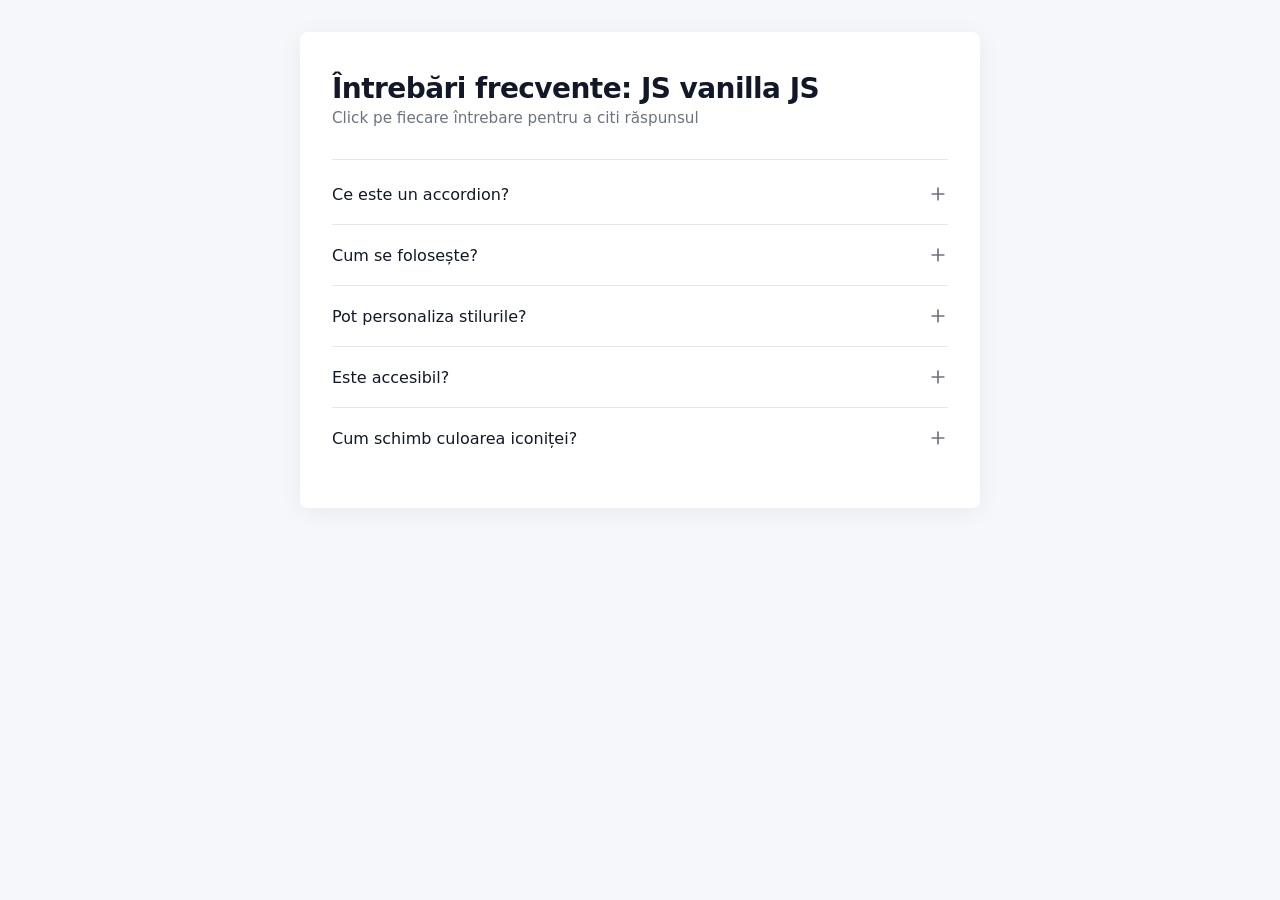
<file: acc26plus/index.html>
<!DOCTYPE html>
<html lang="ro">
<head>
	<meta charset="UTF-8" />
	<meta name="viewport" content="width=device-width, initial-scale=1.0" />
	<title>Accordion Simplu & Elegant</title>
	<style>
		/* ===== RESET & BAZĂ ===== */
		* {
			margin: 0;
			padding: 0;
			box-sizing: border-box;
		}
		
		body {
			font-family: system-ui, -apple-system, 'Segoe UI', Roboto, 'Helvetica Neue', sans-serif;
			background: #f5f7fa;
			padding: 2rem 1.5rem;
		}
		
		.container {
			max-width: 680px;
			margin-inline: auto;
			width: 100%;
			background: #ffffff;
			border-radius: 8px;
			padding: 2.5rem 2rem;
			box-shadow: 0 4px 24px rgba(0, 0, 0, 0.06);
		}
		
		.container-header {
			margin-bottom: 2rem;
		}
		
		.container-header h1 {
			font-size: 1.75rem;
			font-weight: 600;
			color: #111827;
			letter-spacing: -0.02em;
		}
		
		.container-header p {
			color: #6b7280;
			font-size: 0.95rem;
			margin-top: 0.25rem;
		}
		
		/* ===== SEPARATOR ===== */
		.divider {
			height: 1px;
			background: #e5e7eb;
			margin: 0 0 0.25rem 0;
		}
		
		/* ===== ACCORDION ===== */
		.accordion-item {
			border-bottom: 1px solid #e5e7eb;
		}
		
		.accordion-item:last-child {
			border-bottom: none;
		}
		
		.accordion {
			display: flex;
			justify-content: space-between;
			align-items: center;
			gap: 1rem;
			padding: 1.25rem 0;
			cursor: pointer;
			user-select: none;
			position: relative;
		}
		
		.accordion h3 {
			font-size: 1rem;
			font-weight: 500;
			color: #111827;
			margin: 0;
			transition: color 0.2s ease;
		}
		
		.accordion:hover h3 {
			color: #2563eb;
		}
		
		.accordion:focus-visible {
			outline: 2px solid #2563eb;
			outline-offset: 2px;
			border-radius: 4px;
		}
		
		/* ===== SVG ICON VIA PSEUDO-CLASS ===== */
		.accordion::after {
			content: '';
			flex-shrink: 0;
			width: 20px;
			height: 20px;
			background-image: url("data:image/svg+xml,%3Csvg xmlns='http://www.w3.org/2000/svg' viewBox='0 0 24 24' fill='none' stroke='%236b7280' stroke-width='2' stroke-linecap='round' stroke-linejoin='round'%3E%3Cline x1='12' y1='5' x2='12' y2='19'%3E%3C/line%3E%3Cline x1='5' y1='12' x2='19' y2='12'%3E%3C/line%3E%3C/svg%3E");
			background-size: contain;
			background-repeat: no-repeat;
			background-position: center;
			transition: transform 0.3s ease, background-image 0.3s ease;
		}
		
		.accordion.active::after {
			background-image: url("data:image/svg+xml,%3Csvg xmlns='http://www.w3.org/2000/svg' viewBox='0 0 24 24' fill='none' stroke='%232563eb' stroke-width='2' stroke-linecap='round' stroke-linejoin='round'%3E%3Cline x1='5' y1='12' x2='19' y2='12'%3E%3C/line%3E%3C/svg%3E");
			transform: rotate(0deg);
		}
		
		.accordion.active h3 {
			color: #2563eb;
		}
		
		.panel {
			max-height: 0;
			overflow: hidden;
			transition: max-height 0.35s cubic-bezier(0.4, 0, 0.2, 1);
		}
		
		.panel-inner {
			padding: 0 0 1.5rem 0;
			opacity: 0;
			transition: opacity 0.3s ease;
		}
		
		.panel.open .panel-inner {
			opacity: 1;
		}
		
		.panel p {
			color: #4b5563;
			line-height: 1.7;
			font-size: 0.95rem;
			margin: 0;
		}
		
		.panel p:not(:last-child) {
			margin-bottom: 0.75rem;
		}
		
		/* ===== RESPONSIVE ===== */
		@media (max-width: 600px) {
			.container {
				padding: 1.75rem 1.25rem;
			}
			
			.container-header h1 {
				font-size: 1.5rem;
			}
			
			.accordion {
				padding: 1rem 0;
			}
			
			.accordion h3 {
				font-size: 0.95rem;
			}
			
			.accordion::after {
				width: 18px;
				height: 18px;
			}
			
			.panel-inner {
				padding: 0 0 1.25rem 0;
			}
			
			.panel p {
				font-size: 0.9rem;
			}
		}
		
		@media (max-width: 400px) {
			body {
				padding: 1rem 0.75rem;
			}
			
			.container {
				padding: 1.25rem 1rem;
			}
			
			.accordion {
				padding: 0.875rem 0;
			}
			
			.accordion h3 {
				font-size: 0.9rem;
			}
			
			.accordion::after {
				width: 16px;
				height: 16px;
			}
			
			.panel-inner {
				padding: 0 0 1rem 0;
			}
		}
	</style>
</head>
<body>
	<div class="container">
		<div class="container-header">
			<h1>Întrebări frecvente: JS vanilla JS</h1>
			<p>Click pe fiecare întrebare pentru a citi răspunsul</p>
		</div>
		
		<div class="divider"></div>
		
		<!-- ===== ACCORDION 1 ===== -->
		<div class="accordion-item">
			<div class="accordion" role="button" tabindex="0" aria-expanded="false">
				<h3>Ce este un accordion?</h3>
			</div>
			<div class="panel">
				<div class="panel-inner">
					<p>Un accordion este un element de interfață care permite afișarea și ascunderea conținutului prin extindere și contractare. Este folosit frecvent pentru a organiza informații într-un mod compact și ușor de navigat.</p>
					<p>Un accordion este un element de interfață care permite afișarea și ascunderea conținutului prin extindere și contractare. Este folosit frecvent pentru a organiza informații într-un mod compact și ușor de navigat.</p>
				</div>
			</div>
		</div>
		
		<!-- ===== ACCORDION 2 ===== -->
		<div class="accordion-item">
			<div class="accordion" role="button" tabindex="0" aria-expanded="false">
				<h3>Cum se folosește?</h3>
			</div>
			<div class="panel">
				<div class="panel-inner">
					<p>Pentru a folosi acest accordion, apasă pe oricare dintre titlurile secțiunilor. Conținutul se va deschide sau închide cu o tranziție fluidă. Poți deschide mai multe secțiuni simultan, fiecare funcționând independent.</p>
				</div>
			</div>
		</div>
		
		<!-- ===== ACCORDION 3 ===== -->
		<div class="accordion-item">
			<div class="accordion" role="button" tabindex="0" aria-expanded="false">
				<h3>Pot personaliza stilurile?</h3>
			</div>
			<div class="panel">
				<div class="panel-inner">
					<p>Da! Stilurile pot fi modificate cu ușurință în secțiunea CSS. Poți schimba culorile, fonturile, padding-ul și tranzițiile. Iconițele SVG folosesc stroke-uri care pot fi colorate modificând valorile <code>stroke</code> din URL-urile codificate.</p>
				</div>
			</div>
		</div>
		
		<!-- ===== ACCORDION 4 ===== -->
		<div class="accordion-item">
			<div class="accordion" role="button" tabindex="0" aria-expanded="false">
				<h3>Este accesibil?</h3>
			</div>
			<div class="panel">
				<div class="panel-inner">
					<p>Absolut! Accordionul include suport pentru tastatură (Enter/Space) și atribute ARIA pentru cititoarele de ecran. De asemenea, are un contrast bun și focus vizibil pentru utilizatorii care navighează cu tastatura.</p>
				</div>
			</div>
		</div>
		
		<!-- ===== ACCORDION 5 ===== -->
		<div class="accordion-item">
			<div class="accordion" role="button" tabindex="0" aria-expanded="false">
				<h3>Cum schimb culoarea iconiței?</h3>
			</div>
			<div class="panel">
				<div class="panel-inner">
					<p>Iconițele sunt implementate ca SVG-uri inline în background-image prin pseudo-clasa <code>::after</code>. Pentru a schimba culoarea, modifică valorile <code>stroke</code> din URL-urile codificate. De exemplu, pentru iconița închisă, <code>stroke=%236b7280</code> reprezintă gri, iar pentru cea deschisă, <code>stroke=%232563eb</code> reprezintă albastru. </p>
				</div>
			</div>
		</div>
	</div>
	
	<script>
		(() => {
			'use strict';
			
			const accordions = document.querySelectorAll('.accordion');
			
			const toggle = (el) => {
				const panel = el.nextElementSibling;
				const isOpen = panel.style.maxHeight;
				
				el.classList.toggle('active');
				
				const isExpanded = el.classList.contains('active');
				el.setAttribute('aria-expanded', isExpanded);
				
				if (isOpen) {
					panel.style.maxHeight = null;
					panel.classList.remove('open');
				} else {
					// Setăm max-height la dimensiunea totală a conținutului interior
					const inner = panel.querySelector('.panel-inner');
					panel.style.maxHeight = inner.scrollHeight + 'px';
					panel.classList.add('open');
				}
			};
			
			accordions.forEach((el) => {
				el.addEventListener('click', (e) => {
					e.preventDefault();
					toggle(el);
				});
				
				el.addEventListener('keydown', (e) => {
					if (e.key === 'Enter' || e.key === ' ') {
						e.preventDefault();
						toggle(el);
					}
				});
			});
		})();
	</script>
</body>
</html>
</file>
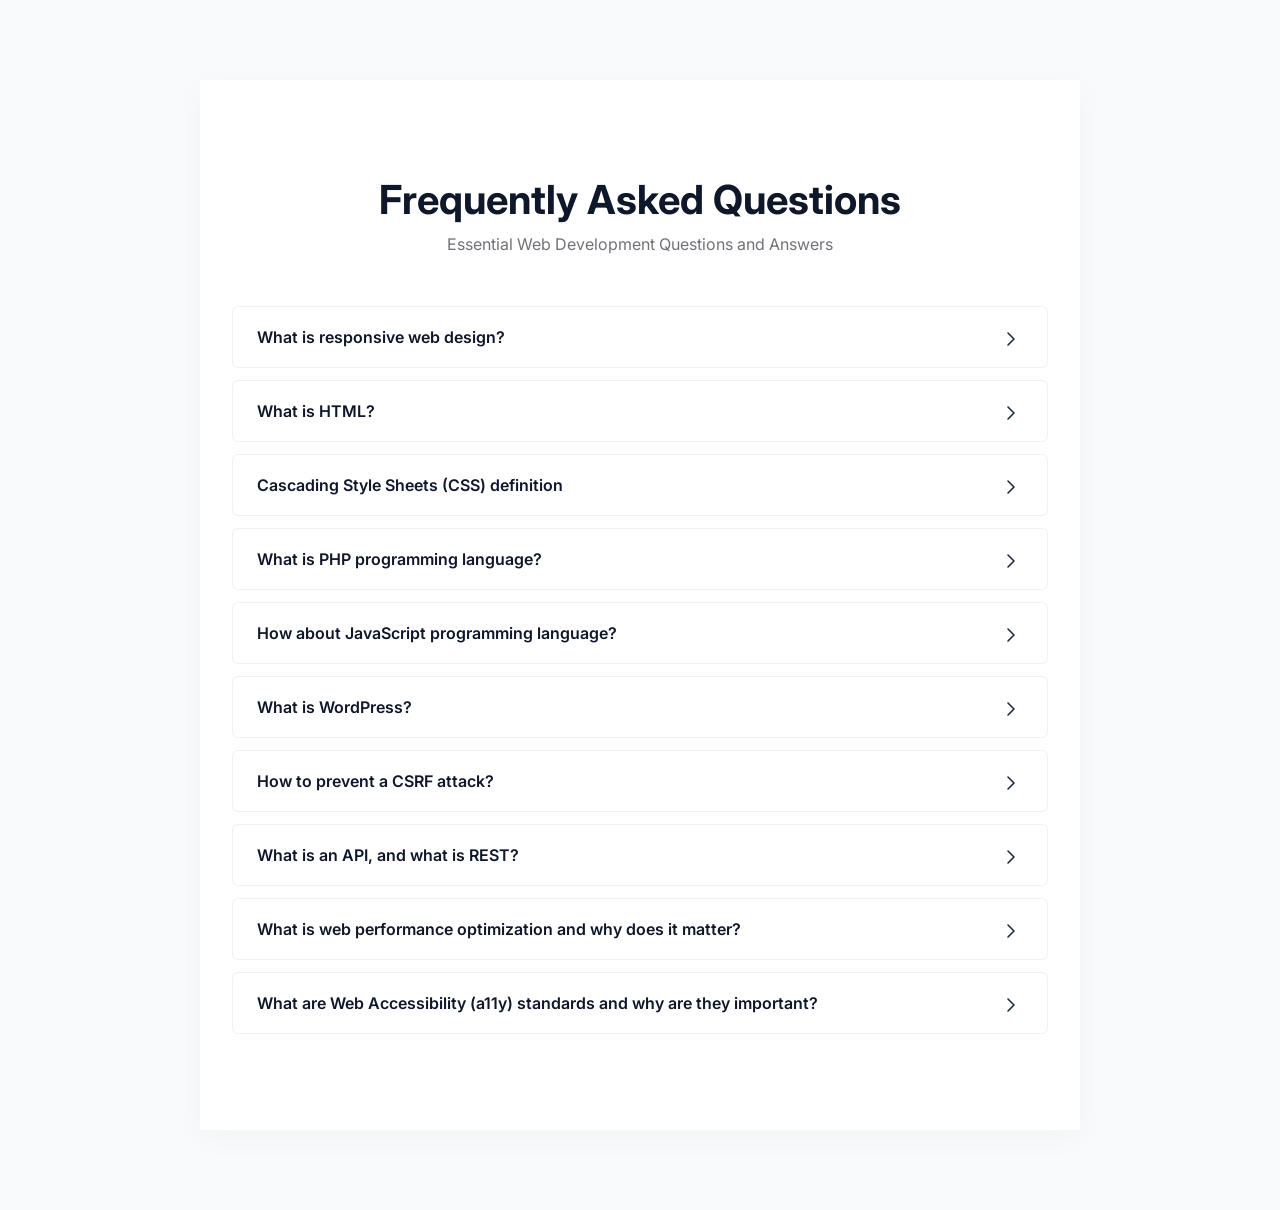
<file: accordion-26/index.html>
<!DOCTYPE html>
<html lang="ro">
<head>
	<meta charset="UTF-8">
	<meta name="viewport" content="width=device-width, initial-scale=1.0, viewport-fit=cover">
	<title>FAQ - Lorem Ipsum Style</title>
	<link href="https://fonts.googleapis.com/css2?family=Inter:wght@300;400;500;600;700&display=swap" rel="stylesheet">
	<style>
		:root {
			--bg-body: #f8fafc;
			--bg-card: #ffffff;
			--bg-card-hover: #FBFBFB;
			--text-main: #0f172a;
			--text-muted: #71717A;
			--border-color: #e2e8f0;
			--primary-highlight: #3b82f6;
			--transition-speed: 0.3s;
		}
		
		* {
			margin: 0;
			padding: 0;
			box-sizing: border-box;
		}
		
		html {
			overflow-y: scroll;
		}
		
		body {
			font-family: 'Inter', system-ui, sans-serif;
			color: var(--text-main);
			line-height: 1.6;
		}
		
		section.faq-section {
			background: var(--bg-body);
			width: 100%;
			padding: 2rem 0;
		}
		
		.faq-wrap {
			max-width: 880px;
			margin: 3rem auto;
			padding: 6rem 2rem;
			background: var(--bg-card);
			box-shadow: 0 8px 30px rgba(0, 0, 0, 0.03);
		}
		
		.faq-header {
			margin-bottom: 3rem;
			text-align: center;
		}
		
		.faq-header h2 {
			font-size: clamp(1.5rem, 4vw + 1rem, 2.5rem);
			line-height: 1.2;
			font-weight: 700;
			margin-bottom: 0.5rem;
		}

		
		.faq-header p {
			color: var(--text-muted);
		}
		
		.faq-list {
			display: flex;
			flex-direction: column;
			gap: 0.75rem;
		}
		
		.faq-item {
			background: var(--bg-card);
			border-radius: 6px;
			border: 1px solid #eef2f6;
			transition: border-color 0.2s, box-shadow 0.2s;
			overflow: hidden;
		}
		
		/* .faq-item.active, */
		.faq-item:hover {
			background: var(--bg-card-hover);
			/* box-shadow: 0 4px 12px rgba(0, 0, 0, 0.03); */
		}
		
		.faq-question {
			width: 100%;
			background: transparent;
			border: none;
			padding: 1.25rem 1.5rem;
			display: flex;
			justify-content: space-between;
			align-items: center;
			cursor: pointer;
			text-align: left;
			font-family: inherit;
		}
		
		.faq-question:focus-visible {
			outline: 2px solid var(--primary-highlight);
			outline-offset: -2px;
			border-radius: 1rem;
		}
		
		.question-text {
			font-weight: 600;
			font-size: 1rem;
			color: var(--text-main);
			padding-right: 2.2rem;
			position: relative;
			width: 100%;
		}
		
		/* Icon styling using CSS Background Image (SVG) */
		.question-text::after {
			display: block;
			position: absolute;
			content: "";
			width: 24px;
			height: 24px;
			min-width: 24px; /* prevent shrinking */
			right: 0;
			top: 0;
			/* Chevron right */
			background-image: url("data:image/svg+xml,%3Csvg xmlns='http://www.w3.org/2000/svg' fill='none' viewBox='0 0 24 24' stroke='%231e293b' stroke-width='1.6' stroke-linecap='round' stroke-linejoin='round'%3E%3Cpolyline points='9 18 15 12 9 6'%3E%3C/polyline%3E%3C/svg%3E");
			/* Plus sign - Lucide Icons */
			/* background-image: url("data:image/svg+xml,%3Csvg xmlns='http://www.w3.org/2000/svg' width='24' height='24' viewBox='0 0 24 24' fill='none' stroke='%231e293b' stroke-width='1.2' stroke-linecap='round' stroke-linejoin='round' %3E%3Cpath d='M5 12h14'/%3E%3Cpath d='M12 5v14'/%3E%3C/svg%3E"); */
			background-repeat: no-repeat;
			background-position: center;
			transition: transform var(--transition-speed) ease;
		}
		
		/* Rotation for active state (Right -> Down = 90deg) */
		.faq-item.active .question-text::after {
			transform: rotate(90deg);
			/* For plus sign 45deg */
			/* transform: rotate(45deg);  */
		}
		
		/* Modern Grid Animation for height */
		.faq-answer {
			display: grid;
			grid-template-rows: 0fr;
			/* transition: grid-template-rows var(--transition-speed) ease-out; */
			overflow: hidden;
			height: 0;
			color: var(--text-muted);
		}
		
		.faq-item.active .faq-answer {
			grid-template-rows: 1fr;
			height: auto;
		}
		
		.answer-inner {
			overflow: hidden;
			padding: 0rem 1.5rem 1.5rem;
		}
		
		.answer-inner p {
			margin-bottom: 1rem;
		}
		.answer-inner p:last-child {
			margin-bottom: 0;
		}
		
		@media (max-width: 640px) {
			.faq-wrap {
				padding-inline: 1rem;
			}
		}
	</style>
</head>
<body>

<!-- Inspiration: https://openrouter.ai/pricing -->
<!-- Icons from: https://lucide.dev/ -->
<!-- Icons to bacground-image: https://yoksel.github.io/url-encoder/ -->

<section class="faq-section">
	<div class="faq-wrap">
		
		<div class="faq-header">
			<h2>Frequently Asked Questions</h2>
			<p>Essential Web Development Questions and Answers</p>
		</div>
		
		<div class="faq-list" id="faqContainer">
			
			<div class="faq-item">
				<button class="faq-question" aria-expanded="false">
					<span class="question-text">What is responsive web design?</span>
				</button>
				<div class="faq-answer">
					<div class="answer-inner">
						<p>Responsive web design is an approach that makes web pages render well on various devices and screen sizes by using flexible layouts, flexible images, and CSS media queries. Instead of creating separate mobile and desktop versions, responsive design uses a single codebase that adapts its layout and content based on the viewport size. Key techniques include fluid grids (using percentages instead of fixed pixels), flexible images (max-width: 100%), and media queries to apply different styles at specific breakpoints.</p>
					</div>
				</div>
			</div>
			
			<div class="faq-item">
				<button class="faq-question" aria-expanded="false">
					<span class="question-text">What is HTML?</span>
				</button>
				<div class="faq-answer">
					<div class="answer-inner">
						<p><strong>HTML</strong> stands for <strong>Hyper Text Markup Language</strong>. HTML is the standard markup language for creating Web pages. HTML describes the structure of a Web page. HTML consists of a series of elements. HTML elements tell the browser how to display the content.</p>
					</div>
				</div>
			</div>
			
			<div class="faq-item">
				<button class="faq-question" aria-expanded="false">
					<span class="question-text">Cascading Style Sheets (CSS) definition</span>
				</button>
				<div class="faq-answer">
					<div class="answer-inner">
						<p><strong>Cascading Style Sheets (CSS)</strong> is a style sheet language used for specifying the presentation and styling of a document written in a markup language, such as HTML or XML (including XML dialects such as SVG, MathML, or XHTML). CSS is a cornerstone technology of the World Wide Web, alongside HTML and JavaScript.</p>
						<p>CSS is a cornerstone technology of the World Wide Web, alongside HTML and JavaScript.</p>
					</div>
				</div>
			</div>
			
			<div class="faq-item">
				<button class="faq-question" aria-expanded="false">
					<span class="question-text">What is PHP programming language?</span>
				</button>
				<div class="faq-answer">
					<div class="answer-inner">
						<p>PHP (short for Hypertext PreProcessor) is the most widely used open source and server-side scripting language. It is used to build the web apps of many tech giants like Facebook and to construct many CMS (Content Management systems) like WordPress, Drupal, Shopify, and WooCommerce.</p>
						<p>PHP is mainly used for web development and excels in this area. Though initially, developers used it to create dynamic web pages, they prefer to use this scripting language to build the server side of web applications. However, PHP is originally a general-purpose language, so it may have other implementations if needed. For example, it is possible to build desktop applications using PHP. Moreover, starting from version 5, PHP supports object-oriented programming offering a whole new set of capabilities.</p>
						<p>The versatility of this scripting language results from its excellent ability to combine with other programming languages.</p>
					</div>
				</div>
			</div>
			
			<div class="faq-item">
				<button class="faq-question" aria-expanded="false">
					<span class="question-text">How about JavaScript programming language?</span>
				</button>
				<div class="faq-answer">
					<div class="answer-inner">
						<p>JavaScript is a text-based programming language used both on the client-side and server-side that allows you to make web pages interactive. Where HTML and CSS are languages that give structure and style to web pages, JavaScript gives web pages interactive elements that engage a user. Incorporating JavaScript improves the user experience of the web page by converting it from a static page into an interactive one. To recap, JavaScript adds behavior to web pages.</p>
						<p>JavaScript is most known as a web-based language because it's native to the web browser. The web browser can naturally understand the language, like how a native English speaker can naturally understand English. JavaScript is versatile for various applications, such as software, hardware controls and servers.</p>
						<p>Developers use JavaScript to build complex interactive websites and browser games and to connect servers to websites and web applications. Because of this versatility, it's easy to see why this language is the world's most commonly used programming language.</p>
					</div>
				</div>
			</div>
			
			<div class="faq-item">
				<button class="faq-question" aria-expanded="false">
					<span class="question-text">What is WordPress?</span>
				</button>
				<div class="faq-answer">
					<div class="answer-inner">
						<p>Introduced in 2003, <strong>WordPress</strong> today is an extremely popular, open source content management platform used for creating websites, blog sites and even apps. Approximately 30% of the web uses WordPress.</p>
						<p><strong>WordPress</strong> offers several important benefits for both content creators and IT administrators. For example, it provides a high degree of flexibility without requiring extensive design or development work. It’s also simple to use and manage. And importantly, WordPress supports various deployment scenarios so you can integrate this platform into your environment according to your architectural preferences.</p>
					</div>
				</div>
			</div>
			
			
			<div class="faq-item">
				<button class="faq-question" aria-expanded="false">
					<span class="question-text">How to prevent a CSRF attack?</span>
				</button>
				<div class="faq-answer">
					<div class="answer-inner">
						<p>The best defense against a CSRF attack is to equip applications with a way to distinguish between legitimate and forged HTTP requests. One of the most effective ways is to change the way that applications manage cookies and CSRF tokens. Most of today's applications have built-in CSRF token defenses that help avert the risk of an application attack. However, as they are built-in, these defenses must be constantly configured to provide the strongest line of defense.</p>
					</div>
				</div>
			</div>
			
			<div class="faq-item">
				<button class="faq-question" aria-expanded="false">
					<span class="question-text">What is an API, and what is REST?</span>
				</button>
				<div class="faq-answer">
					<div class="answer-inner">
						<p><strong>An API (Application Programming Interface)</strong> is a set of rules and protocols that allows different software applications to communicate with each other, defining how requests and responses should be structured. <strong>REST (Representational State Transfer)</strong> is an architectural style for designing networked applications, typically using HTTP methods (GET, POST, PUT, DELETE) to perform CRUD operations on resources identified by URLs. RESTful APIs are stateless, use standard HTTP methods, return data in formats like JSON, and are widely adopted for web services due to their simplicity and scalability.</p>
					</div>
				</div>
			</div>
			
			<div class="faq-item">
				<button class="faq-question" aria-expanded="false">
					<span class="question-text">What is web performance optimization and why does it matter?</span>
				</button>
				<div class="faq-answer">
					<div class="answer-inner">
						<p>Web performance optimisation involves techniques to make websites load faster and run more smoothly, directly impacting user experience, engagement, and search rankings. Slow sites lead to higher bounce rates, lower conversions, and poor SEO. Key metrics include First Contentful Paint, Largest Contentful Paint, Time to Interactive, and Cumulative Layout Shift. Optimisation strategies include minimising HTTP requests, compressing assets, lazy loading, using CDNs, optimising images, code splitting, caching, and reducing JavaScript execution time.</p>
					</div>
				</div>
			</div>
			
			<div class="faq-item">
				<button class="faq-question" aria-expanded="false">
					<span class="question-text">What are Web Accessibility (a11y) standards and why are they important?</span>
				</button>
				<div class="faq-answer">
					<div class="answer-inner">
						<p><strong>Web accessibility</strong> ensures websites are usable by everyone, including people with disabilities (visual, auditory, motor, and cognitive). WCAG (Web Content Accessibility Guidelines) provides standards organised around four principles: Perceivable (information presentable to all users), Operable (interface navigable by all), Understandable (information and operation clear), and Robust (compatible with assistive technologies). Key practices include semantic HTML, keyboard navigation, ARIA labels, colour contrast, alt text for images, and captions for videos. Accessibility is both a legal requirement in many jurisdictions and an ethical obligation that also improves overall user experience and SEO.</p>
					</div>
				</div>
			</div>
			
		</div>
	</div>
</section><!-- .faq-section -->


<script>
	document.addEventListener('DOMContentLoaded', () => {
		const faqContainer = document.getElementById('faqContainer');
		
		// Event Delegation: One listener for the whole list
		faqContainer.addEventListener('click', (e) => {
			// Find the closest button if clicked inside
			const button = e.target.closest('.faq-question');
			
			if (!button) return; // Clicked outside a button
			
			const item = button.closest('.faq-item');
			const isExpanded = item.classList.contains('active');
			
			// Optional: Close others (Accordian behavior)
			// Uncomment the lines below if you want only one open at a time
			/*
			const allItems = faqContainer.querySelectorAll('.faq-item');
			allItems.forEach(i => {
				if (i !== item) {
					i.classList.remove('active');
					i.querySelector('.faq-question').setAttribute('aria-expanded', 'false');
				}
			});
			*/
			
			// Toggle current
			if (isExpanded) {
				item.classList.remove('active');
				button.setAttribute('aria-expanded', 'false');
			} else {
				item.classList.add('active');
				button.setAttribute('aria-expanded', 'true');
			}
		});
	});
</script>
	
	
</body>
</html>
</file>
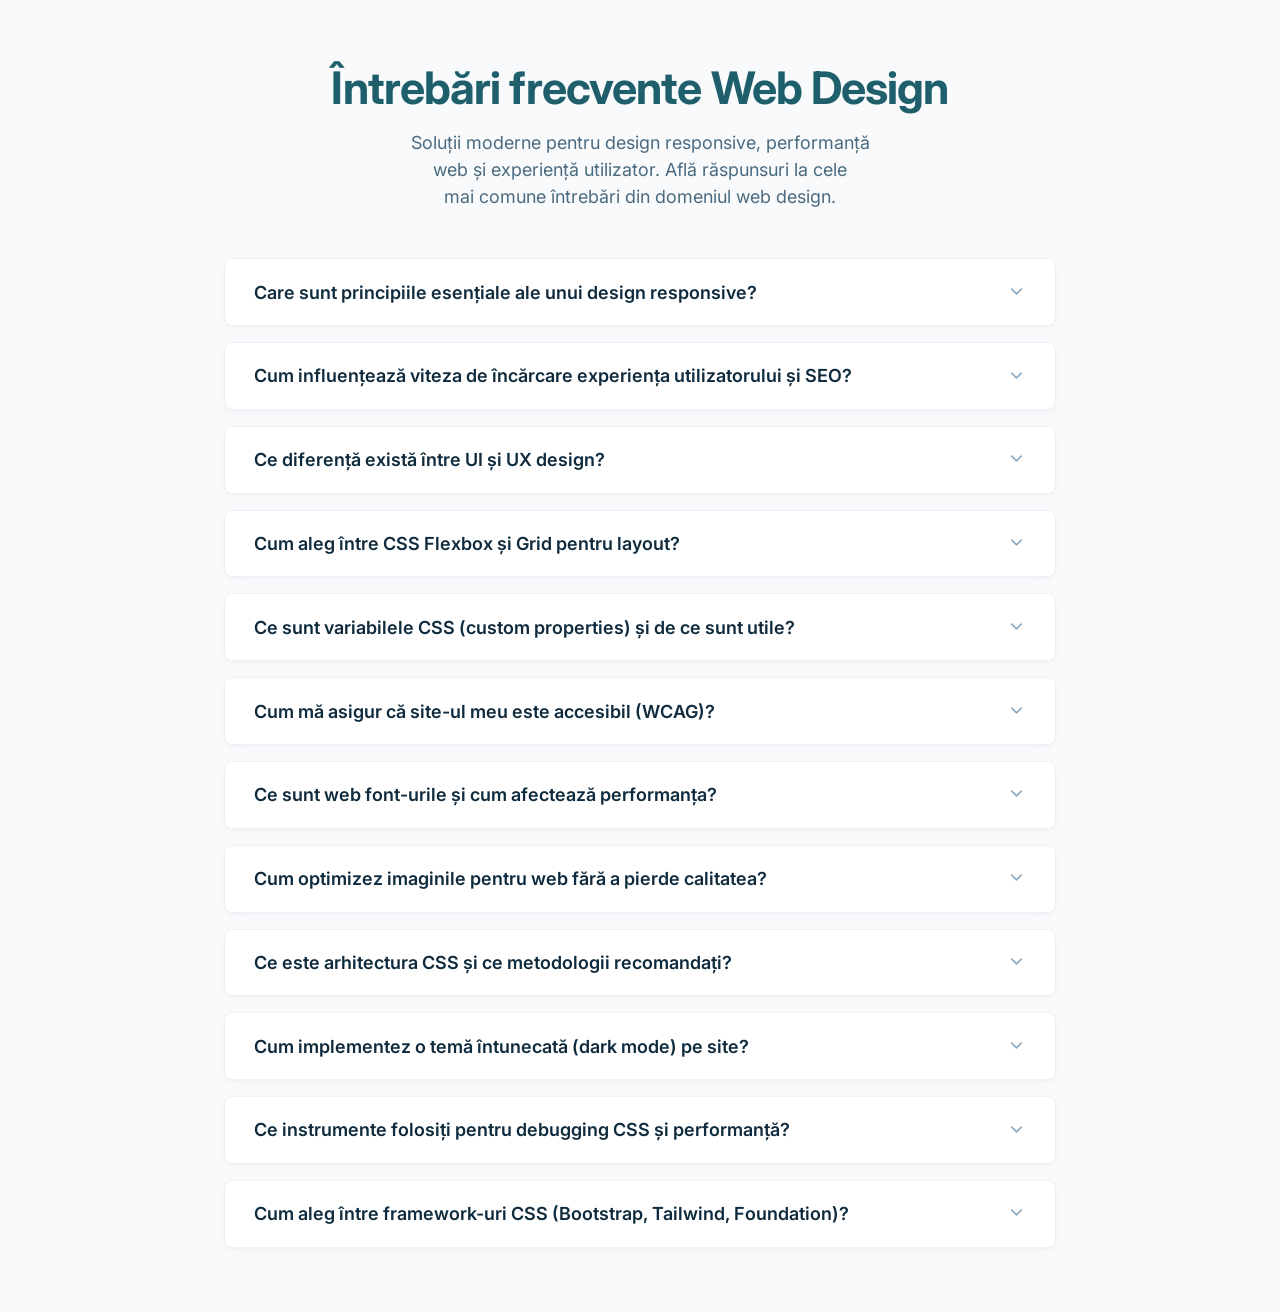
<file: faq-accesible/index.html>
<!DOCTYPE html>
<html lang="ro">
<head>
	<meta charset="UTF-8">
	<meta name="viewport" content="width=device-width, initial-scale=1.0, viewport-fit=cover">
	<title>FAQ — Întrebări frecvente Web Design</title>
	<link href="https://fonts.googleapis.com/css2?family=Inter:opsz,wght@14..32,300;14..32,400;14..32,500;14..32,600;14..32,700&display=swap" rel="stylesheet">
	<style>
		/* ========== VARIABILE SIMPLIFICATE ========== */
		:root {
			/* Culori principale - schimbă aici pentru a modifica întreaga temă */
			--color-primary: #1e5f6b;      /* culoare accent principal */
			--color-bg: #f8fafc;            /* fundal pagină */
			--color-surface: #ffffff;       /* fundal carduri */
			--color-text: #0f2b3d;          /* text principal */
			--color-text-light: #2c5068;    /* text secundar */
			--color-text-muted: #4b6a7f;    /* text mai palid */
			--color-border: #eef2f8;        /* chenare */
			--color-icon: #8aa9c2;          /* iconiță închisă */
			--color-icon-active: #2c7f7f;   /* iconiță deschisă */
        
			/* Un singur border-radius pentru toate elementele */
			--radius: 0.5rem;
        
			/* Spațiere simplă */
			--space: 1rem;
		}
    
		* {
			margin: 0;
			padding: 0;
			box-sizing: border-box;
		}
    
		body {
			background: var(--color-bg);
			font-family: 'Inter', sans-serif;
			color: var(--color-text);
			line-height: 1.5;
		}
    
		.faq-container {
			max-width: 880px;
			margin: 0 auto;
			padding: 4rem 1.5rem;
		}
    
		/* ========== HEADER ========== */
		.faq-header {
			text-align: center;
			margin-bottom: 3rem;
		}
    
		.faq-header h1 {
			font-size: clamp(2rem, 1.5rem + 2.5vw, 2.8rem);
			line-height: 1.1;
			font-weight: 700;
			text-wrap: balance;
			letter-spacing: -0.02em;
			color: var(--color-primary);
			margin-bottom: 1rem;
		}
    
		.faq-header .description {
			font-size: clamp(1rem, 0.95rem + 0.25vw, 1.125rem);
			text-wrap: balance;
			color: var(--color-text-muted);
			max-width: 620px;
			margin: 0 auto;
		}
    
		/* ========== FAQ LIST ========== */
		.faq-list {
			display: flex;
			flex-direction: column;
			gap: 1rem;
		}
    
		.faq-item {
			background: var(--color-surface);
			border-radius: var(--radius);
			box-shadow: 0 1px 2px rgba(0, 0, 0, 0.03), 0 4px 12px rgba(0, 0, 0, 0.02);
			border: 1px solid var(--color-border);
		}
    
		.faq-item.open {
			box-shadow: 0 12px 28px -12px rgba(0, 0, 0, 0.08);
		}
    
		.faq-question {
			width: 100%;
			background: transparent;
			border: none;
			text-align: left;
			padding: 1.4rem 1.8rem;
			font-size: clamp(1rem, 0.95rem + 0.25vw, 1.125rem);
			font-weight: 600;
			color: var(--color-text);
			cursor: pointer;
			font-family: inherit;
			border-radius: var(--radius);
			transition: background 0.2s;
			position: relative;
		}
    
		.faq-question:hover {
			background: #fdfdfe;
		}
    
		.question-text {
			display: inline-block;
			padding-right: 2rem;
			width: 100%;
		}
    
		.faq-question::after {
			content: "";
			position: absolute;
			right: 1.8rem;
			top: 1.4rem;
			width: 1.2rem;
			height: 1.2rem;
			background-color: var(--color-icon);
			mask-size: contain;
			mask-repeat: no-repeat;
			mask-position: center;
			-webkit-mask-size: contain;
			-webkit-mask-repeat: no-repeat;
			-webkit-mask-position: center;
			transition: transform 0.3s ease;
			mask-image: url("data:image/svg+xml,%3Csvg xmlns='http://www.w3.org/2000/svg' width='24' height='24' viewBox='0 0 24 24' fill='none' stroke='currentColor' stroke-width='2' stroke-linecap='round' stroke-linejoin='round'%3E%3Cpolyline points='6 9 12 15 18 9'%3E%3C/polyline%3E%3C/svg%3E");
			-webkit-mask-image: url("data:image/svg+xml,%3Csvg xmlns='http://www.w3.org/2000/svg' width='24' height='24' viewBox='0 0 24 24' fill='none' stroke='currentColor' stroke-width='2' stroke-linecap='round' stroke-linejoin='round'%3E%3Cpolyline points='6 9 12 15 18 9'%3E%3C/polyline%3E%3C/svg%3E");
		}
    
		.faq-item.open .faq-question::after {
			transform: rotate(180deg);
			background-color: var(--color-icon-active);
		}
    
		/* Răspuns - folosind CSS Grid pentru tranziție lină */
		.faq-answer {
			display: grid;
			grid-template-rows: 0fr;
			transition: grid-template-rows 0.4s cubic-bezier(0.2, 0.9, 0.4, 1.1);
			background: var(--color-surface);
			border-radius: 0 0 var(--radius) var(--radius);
		}
    
		.faq-item.open .faq-answer {
			grid-template-rows: 1fr;
		}
    
		.answer-inner {
			min-height: 0;
			overflow: hidden;
			padding: 0 1.8rem;
			color: var(--color-text-light);
			line-height: 1.55;
			font-size: clamp(1rem, 0.95rem + 0.25vw, 1.125rem);
		}
    
		.faq-item.open .answer-inner {
			padding: 0 1.8rem 1.6rem 1.8rem;
		}
    
		/* ========== STILURI INTERNE RĂSPUNS ========== */
		.answer-inner p {
			margin-bottom: 0.85rem;
		}
    
		.answer-inner .highlight {
			background: #e1f0ea;
			padding: 0.2rem 0.5rem;
			border-radius: 0.75rem;
			font-weight: 500;
			color: #1d6f6f;
			font-size: 0.85rem;
			display: inline-block;
		}
    
		.answer-inner .badge-flow {
			display: inline-block;
			background: #eef2fc;
			color: #2b6e7c;
			font-size: 0.75rem;
			font-weight: 600;
			padding: 0.2rem 0.7rem;
			border-radius: 9999px;
			margin-right: 0.5rem;
			margin-top: 0.25rem;
		}
    
		.answer-inner small {
			font-size: 0.8rem;
			color: var(--color-text-muted);
			display: inline-block;
			margin-top: 0.5rem;
		}
    
		/* ========== ACCESIBILITATE ========== */
		.sr-only {
			position: absolute;
			width: 1px;
			height: 1px;
			padding: 0;
			margin: -1px;
			overflow: hidden;
			clip: rect(0, 0, 0, 0);
			white-space: nowrap;
			border-width: 0;
		}
    
		.faq-question:focus-visible {
			outline: 3px solid var(--color-primary);
			outline-offset: 2px;
			border-radius: var(--radius);
			background: #fdfdfe;
		}
    
		.faq-question:focus:not(:focus-visible) {
			outline: none;
		}
    
		/* ========== RESPONSIVE ========== */
		@media (max-width: 640px) {
			.faq-container {
				padding: 2rem 1.2rem;
			}
    
			.faq-question {
				padding: 1.1rem 1.2rem;
			}
    
			.faq-question::after {
				right: 1.2rem;
				top: 1.1rem;
			}
    
			.faq-item.open .answer-inner {
				padding: 0 1.2rem 1.2rem 1.2rem;
			}
    
			.answer-inner {
				padding: 0 1.2rem;
			}
		}
    
		/* ========== ANIMAȚII REDUSE ========== */
		@media (prefers-reduced-motion: reduce) {
			.faq-answer {
				transition: none;
			}
    
			.faq-question::after {
				transition: none;
			}
		}
	</style>
</head>
<body>

<div class="faq-container">
	<div class="faq-header">
		<h1>Întrebări frecvente Web Design</h1>
		<div class="description">
			Soluții moderne pentru design responsive, performanță web și experiență utilizator. Află răspunsuri la cele mai comune întrebări din domeniul web design.
		</div>
	</div>

	<div class="faq-list">
		<!-- Întrebare 1 -->
		<div class="faq-item">
			<button class="faq-question">
				<span class="question-text">Care sunt principiile esențiale ale unui design responsive?</span>
			</button>
			<div class="faq-answer">
				<div class="answer-inner">
					<p>Designul responsive se bazează pe <span class="highlight">grid-uri fluide</span>, imagini flexibile și media queries. Utilizăm o abordare mobile-first, asigurându-ne că experiența pe dispozitive mobile este la fel de bună ca pe desktop. Framework-uri precum Tailwind CSS sau Bootstrap accelerează dezvoltarea.</p>
					<p>Viteza de încărcare este un factor critic atât pentru <strong>retenția utilizatorilor</strong>, cât și pentru <strong>poziționarea în motoarele de căutare</strong>. O întârziere de 1 secundă poate reduce conversiile cu 7%. Optimizările includ: compresia imaginilor, lazy loading, minificarea CSS/JS și utilizarea unui CDN.</p>
					<small>📱 Testare pe multiple dispozitive · Breakpoints personalizabile</small>
				</div>
			</div>
		</div>

		<!-- Întrebare 2 -->
		<div class="faq-item">
			<button class="faq-question">
				<span class="question-text">Cum influențează viteza de încărcare experiența utilizatorului și SEO?</span>
			</button>
			<div class="faq-answer">
				<div class="answer-inner">
					<p>Viteza de încărcare este un factor critic atât pentru <strong>retenția utilizatorilor</strong>, cât și pentru <strong>poziționarea în motoarele de căutare</strong>. O întârziere de 1 secundă poate reduce conversiile cu 7%. Optimizările includ: compresia imaginilor, lazy loading, minificarea CSS/JS și utilizarea unui CDN.</p>
					<div>
						<span class="badge-flow">⚡ Core Web Vitals</span>
						<span class="badge-flow">📊 Lighthouse 90+</span>
					</div>
				</div>
			</div>
		</div>

		<!-- Întrebare 3 -->
		<div class="faq-item">
			<button class="faq-question">
				<span class="question-text">Ce diferență există între UI și UX design?</span>
			</button>
			<div class="faq-answer">
				<div class="answer-inner">
					<p><span class="highlight">UI (User Interface)</span> se referă la aspectul vizual: culori, tipografie, butoane, spațiere. <span class="highlight">UX (User Experience)</span> vizează întreaga experiență a utilizatorului: arhitectura informației, fluxurile de navigare, accesibilitatea și ușurința în utilizare. Ambele sunt esențiale pentru un produs de succes.</p>
					<small>🎨 UI este puntea, UX este întreaga călătorie</small>
				</div>
			</div>
		</div>

		<!-- Întrebare 4 -->
		<div class="faq-item">
			<button class="faq-question">
				<span class="question-text">Cum aleg între CSS Flexbox și Grid pentru layout?</span>
			</button>
			<div class="faq-answer">
				<div class="answer-inner">
					<p><strong>Flexbox</strong> este ideal pentru layout-uri unidimensionale (rând sau coloană) și distribuirea spațiului între elemente. <strong>CSS Grid</strong> excelează la layout-uri bidimensionale (rânduri și coloane simultan). Cel mai adesea, le combinăm: Grid pentru structura macro a paginii, Flexbox pentru componentele interne.</p>
					<span class="badge-flow">📐 Grid pentru structură</span>
					<span class="badge-flow">🔄 Flexbox pentru componente</span>
				</div>
			</div>
		</div>

		<!-- Întrebare 5 -->
		<div class="faq-item">
			<button class="faq-question">
				<span class="question-text">Ce sunt variabilele CSS (custom properties) și de ce sunt utile?</span>
			</button>
			<div class="faq-answer">
				<div class="answer-inner">
					<p>Variabilele CSS permit definirea unor valori reutilizabile (culori, spațieri, tipografie) și actualizarea lor dinamică. Sunt utile pentru <strong>teme întunecate/deschise</strong>, întreținere mai ușoară și consistență vizuală. Pot fi modificate în timp real cu JavaScript fără a rescrie stiluri.</p>
					<small>🎨 :root { --primary: #2c7f7f; } · suport în toate browserele moderne</small>
				</div>
			</div>
		</div>

		<!-- Întrebare 6 -->
		<div class="faq-item">
			<button class="faq-question">
				<span class="question-text">Cum mă asigur că site-ul meu este accesibil (WCAG)?</span>
			</button>
			<div class="faq-answer">
				<div class="answer-inner">
					<p>Accesibilitatea implică: <span class="highlight">contrast suficient</span> între text și fundal, navigare completă cu tastatura, atribute ARIA corecte, text alternativ pentru imagini și structură semantică HTML (header, main, nav, etc). Testează cu axe sau Lighthouse pentru conformitate WCAG 2.1 nivel AA.</p>
					<span class="badge-flow">♿ aria-* attributes</span>
					<span class="badge-flow">⌨️ keyboard navigation</span>
				</div>
			</div>
		</div>

		<!-- Întrebare 7 -->
		<div class="faq-item">
			<button class="faq-question">
				<span class="question-text">Ce sunt web font-urile și cum afectează performanța?</span>
			</button>
			<div class="faq-answer">
				<div class="answer-inner">
					<p>Web font-urile (Google Fonts, Adobe Fonts) îmbunătățesc designul, dar pot încetini încărcarea. Recomandări: <strong>preload</strong> pentru fonturi critice, subsetare (doar caracterele necesare), font-display: swap pentru a evita FOIT (flash of invisible text) și utilizarea a maxim 2-3 greutăți (weights).</p>
					<small>📦 Variable fonts · optimizare cu font-display: swap</small>
				</div>
			</div>
		</div>

		<!-- Întrebare 8 -->
		<div class="faq-item">
			<button class="faq-question">
				<span class="question-text">Cum optimizez imaginile pentru web fără a pierde calitatea?</span>
			</button>
			<div class="faq-answer">
				<div class="answer-inner">
					<p>Folosește formate moderne: <span class="highlight">WebP</span> sau <span class="highlight">AVIF</span> în loc de JPEG/PNG. Implementează lazy loading cu atributul loading="lazy", setează dimensiuni explicite (width/height) și utilizează elementul &lt;picture&gt; pentru imagini responsive. Straturi de compresie cu instrumente precum Squoosh sau ImageMagick.</p>
					<span class="badge-flow">🖼️ WebP + lazy loading</span>
					<span class="badge-flow">📱 srcset pentru responsive</span>
				</div>
			</div>
		</div>

		<!-- Întrebare 9 -->
		<div class="faq-item">
			<button class="faq-question">
				<span class="question-text">Ce este arhitectura CSS și ce metodologii recomandați?</span>
			</button>
			<div class="faq-answer">
				<div class="answer-inner">
					<p>Arhitectura CSS organizează codul pentru scalabilitate și mentenanță. Metodologii populare: <strong>BEM</strong> (Block-Element-Modifier) pentru clase predictibile, <strong>SMACSS</strong> pentru categorizare, <strong>Atomic Design</strong> pentru componente. În echipe mari, CSS-in-JS sau Tailwind CSS oferă consistență sporită.</p>
					<span class="highlight">⚡ Tailwind CSS · BEM · CSS Modules</span>
				</div>
			</div>
		</div>

		<!-- Întrebare 10 -->
		<div class="faq-item">
			<button class="faq-question">
				<span class="question-text">Cum implementez o temă întunecată (dark mode) pe site?</span>
			</button>
			<div class="faq-answer">
				<div class="answer-inner">
					<p>Utilizează media query <strong>prefers-color-scheme</strong> pentru a detecta preferința utilizatorului sau oferă un toggle manual. Definirea variabilelor CSS pentru culori și înlocuirea lor în funcție de temă. Stochează preferința în localStorage și aplică clasa corespunzătoare pe elementul html/body.</p>
					<small>🌙 @media (prefers-color-scheme: dark) · tranziții între teme</small>
				</div>
			</div>
		</div>

		<!-- Întrebare 11 -->
		<div class="faq-item">
			<button class="faq-question">
				<span class="question-text">Ce instrumente folosiți pentru debugging CSS și performanță?</span>
			</button>
			<div class="faq-answer">
				<div class="answer-inner">
					<p>Pentru debugging: <strong>Chrome DevTools</strong> (inspector, box model, animații), Firefox Developer Tools pentru layout grid/flex. Pentru performanță: <strong>Lighthouse</strong>, WebPageTest, Chrome Performance tab. Extensii precum CSS Scan sau PerfectPixel ajută la precizie pixel-perfect.</p>
					<span class="badge-flow">🔧 DevTools</span>
					<span class="badge-flow">📈 Lighthouse CI</span>
					<span class="badge-flow">⚡ WebPageTest</span>
				</div>
			</div>
		</div>

		<!-- Întrebare 12 -->
		<div class="faq-item">
			<button class="faq-question">
				<span class="question-text">Cum aleg între framework-uri CSS (Bootstrap, Tailwind, Foundation)?</span>
			</button>
			<div class="faq-answer">
				<div class="answer-inner">
					<p><strong>Bootstrap</strong> oferă componente predefinite, rapid de implementat. <strong>Tailwind CSS</strong> este utility-first, oferă control total și bundle mai mic. <strong>Material UI</strong> este ideal pentru aplicații React. Alegerea depinde de proiect: rapiditate vs. personalizare vs. ecosistem.</p>
					<small>📦 Tailwind pentru flexibilitate · Bootstrap pentru prototipare rapidă</small>
				</div>
			</div>
		</div>
	</div>
</div>

<script>
	(function() {
		// ==================================================
		// Variabilă de configurare:
		// - true  -> se închid celelalte întrebări când se deschide una nouă
		// - false -> fiecare întrebare rămâne deschisă independent
		// ==================================================
		const closeOthersOnOpen = false;

		const faqItems = document.querySelectorAll('.faq-item');
        
		// Verificare de siguranță: dacă nu există elemente FAQ, ieșim
		if (faqItems.length === 0) return;

		// Funcție pentru a genera ID-uri unice și atribute ARIA
		function initializeAccessibility() {
			faqItems.forEach((item, index) => {
				// Generează ID-uri unice pe baza indexului
				const btnId = `faq-btn-${index + 1}`;
				const answerId = `faq-answer-${index + 1}`;
				const itemId = `faq-item-${index + 1}`;
                
				// Setează ID pe container
				item.id = itemId;
                
				// Găsește butonul și adaugă atributele necesare
				const button = item.querySelector('.faq-question');
				if (button) {
					button.id = btnId;
					button.setAttribute('aria-controls', answerId);
					button.setAttribute('aria-expanded', 'false');
                    
					// Adaugă text ascuns pentru screen reader dacă nu există deja
					if (!button.querySelector('.sr-only')) {
						const srSpan = document.createElement('span');
						srSpan.className = 'sr-only';
						srSpan.textContent = ', click pentru a deschide sau închide răspunsul';
						button.appendChild(srSpan);
					}
				}
                
				// Găsește panoul de răspuns și adaugă atribute
				const answerPanel = item.querySelector('.faq-answer');
				if (answerPanel) {
					answerPanel.id = answerId;
					answerPanel.setAttribute('aria-hidden', 'true');
					answerPanel.setAttribute('role', 'region');
                    
					// Adaugă aria-label descriptiv bazat pe textul întrebării
					const questionText = button?.querySelector('.question-text')?.textContent.trim() || `Întrebarea ${index + 1}`;
					answerPanel.setAttribute('aria-label', `Răspuns pentru: ${questionText}`);
				}
			});
		}

		// Funcție pentru a actualiza atributele ARIA în funcție de stare
		function updateAriaState(item, isOpen) {
			const button = item.querySelector('.faq-question');
			const answerPanel = item.querySelector('.faq-answer');
            
			if (button) {
				button.setAttribute('aria-expanded', isOpen);
			}
            
			if (answerPanel) {
				answerPanel.setAttribute('aria-hidden', !isOpen);
			}
		}

		// Funcție pentru a deschide un element
		function openItem(itemToOpen) {
			if (!itemToOpen) return;
            
			if (closeOthersOnOpen) {
				// Închide toate celelalte întrebări și actualizează ARIA
				faqItems.forEach(item => {
					if (item !== itemToOpen && item.classList.contains('open')) {
						item.classList.remove('open');
						updateAriaState(item, false);
					}
				});
			}
            
			// Deschide elementul curent dacă nu este deja deschis
			if (!itemToOpen.classList.contains('open')) {
				itemToOpen.classList.add('open');
				updateAriaState(itemToOpen, true);
			}
		}
        
		// Funcție pentru a închide un element
		function closeItem(item) {
			if (item.classList.contains('open')) {
				item.classList.remove('open');
				updateAriaState(item, false);
			}
		}
        
		// Funcție pentru a comuta starea
		function toggleItem(item) {
			if (item.classList.contains('open')) {
				closeItem(item);
			} else {
				openItem(item);
			}
		}
        
		// Inițializează toate atributele de accesibilitate
		initializeAccessibility();
        
		// Adaugă event listeners pe fiecare buton
		const buttons = document.querySelectorAll('.faq-question');
		buttons.forEach(button => {
			button.addEventListener('click', function(e) {
				e.preventDefault();
				const faqItem = this.closest('.faq-item');
				if (faqItem) {
					toggleItem(faqItem);
				}
			});
            
			// Suport pentru tastatură
			button.addEventListener('keydown', function(e) {
				if (e.key === 'Enter' || e.key === ' ') {
					e.preventDefault();
					this.click();
				}
			});
		});
        
		// Asigură starea ARIA corectă la inițializare
		faqItems.forEach(item => {
			const isOpen = item.classList.contains('open');
			updateAriaState(item, isOpen);
		});
        
		console.log('FAQ componentă complet accesibilă — ID-uri și ARIA generate dinamic, tranziție cu CSS Grid');
	})();
</script>
</body>
</html>
</file>
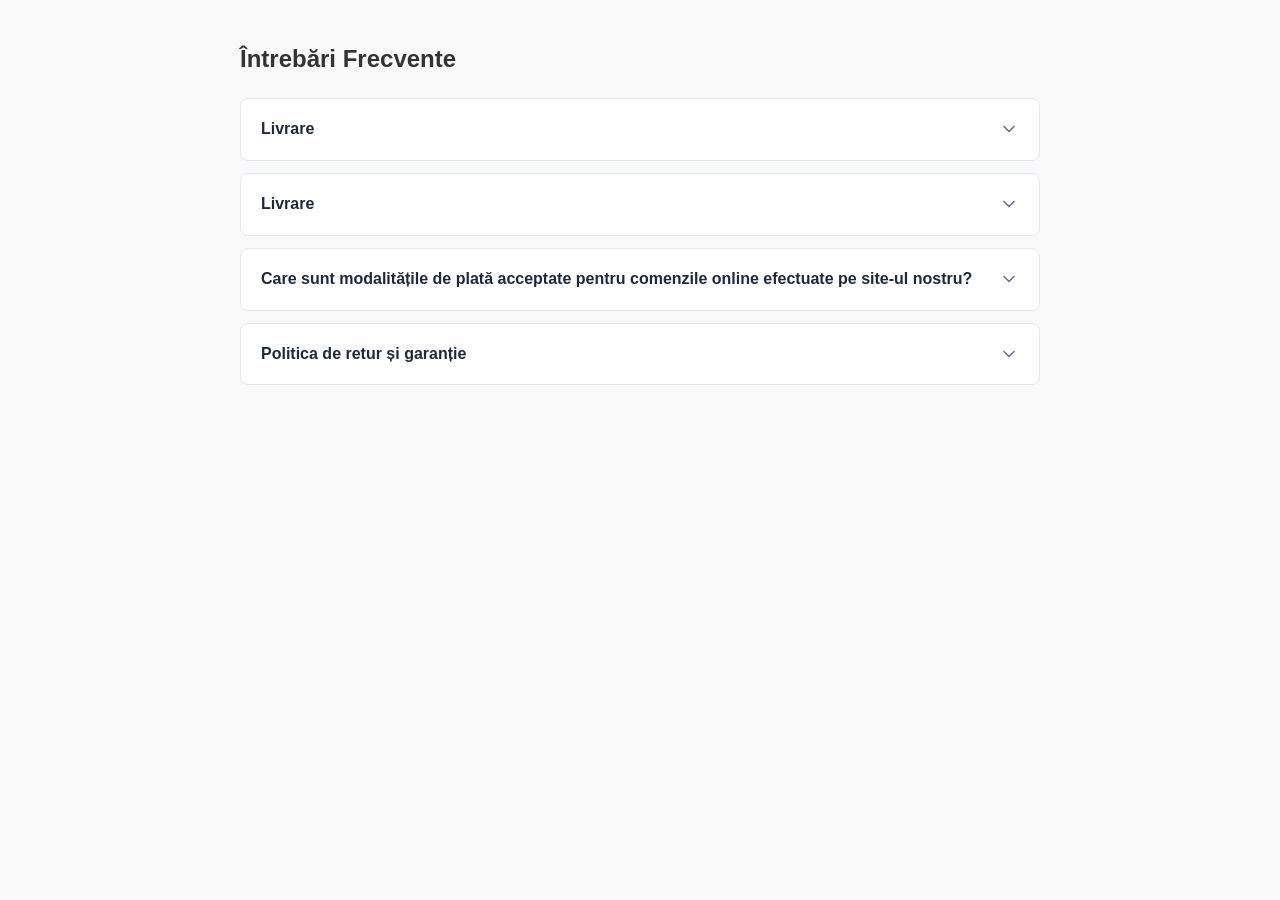
<file: faq-simple/index.html>
<!DOCTYPE html>
<html lang="ro">
<head>
	<meta charset="UTF-8">
	<meta name="viewport" content="width=device-width, initial-scale=1.0">
	<title>Test Acordeon Profesional</title>
	<style>
		/* Setări de bază */
		body {
			font-family: -apple-system, BlinkMacSystemFont, "Segoe UI", Roboto, sans-serif;
			line-height: 1.6;
			color: #333;
			max-width: 800px;
			margin: 40px auto;
			padding: 0 20px;
			background-color: #f9f9f9;
		}

		/* Wrapper-ul principal al grupului */
		.accordion-container {
			display: flex;
			flex-direction: column;
			gap: 12px; /* Spațiu între întrebări */
		}

		/* Wrapper individual pentru fiecare pereche */
		.accordion-item {
			border: 1px solid #e2e8f0;
			border-radius: 8px;
			background-color: #fff;
			overflow: hidden;
			transition: border-color 0.3s ease;
		}

		.accordion-item:has(.active) {
			border-color: #cbd5e1;
		}
		

		/* Butonul Acordeon */
		.accordion {
			width: 100%;
			padding: 20px;
			background: none;
			border: none;
			outline: none;
			cursor: pointer;
			display: flex;
			justify-content: space-between;
			align-items: flex-start;
			text-align: left;
			transition: background-color 0.2s ease;
		}

		.accordion:hover {
			background-color: #f8fafc;
		}

		/* Stil h3 din interior */
		.accordion h3 {
			margin: 0;
			font-size: 1rem;
			font-weight: 600;
			color: #1e293b;
			padding-right: 20px;
			line-height: 1.3;
		}

		/* Iconița Lucide (Chevron Down) */
		.accordion::after {
			content: "";
			min-width: 20px;
			height: 20px;
			background-color: #64748b;
			transition: transform 0.3s cubic-bezier(0.4, 0, 0.2, 1);
			-webkit-mask-image: url("data:image/svg+xml,%3Csvg xmlns='http://www.w3.org/2000/svg' width='24' height='24' viewBox='0 0 24 24' fill='none' stroke='currentColor' stroke-width='2' stroke-linecap='round' stroke-linejoin='round'%3E%3Cpath d='m6 9 6 6 6-6'/%3E%3C/svg%3E");
			mask-image: url("data:image/svg+xml,%3Csvg xmlns='http://www.w3.org/2000/svg' width='24' height='24' viewBox='0 0 24 24' fill='none' stroke='currentColor' stroke-width='2' stroke-linecap='round' stroke-linejoin='round'%3E%3Cpath d='m6 9 6 6 6-6'/%3E%3C/svg%3E");
			-webkit-mask-repeat: no-repeat;
			mask-repeat: no-repeat;
			mask-size: contain;
		}

		.accordion.active::after {
			transform: rotate(180deg);
			background-color: #2563eb;
		}

		/* Panoul de conținut */
		.panel {
			max-height: 0;
			overflow: hidden;
			transition: max-height 0.3s ease-out;
		}

		.panel-content {
			padding: 0 20px 20px 20px;
			color: #475569;
			font-size: 0.95rem;
		}
	</style>
</head>
<body>

	<h2>Întrebări Frecvente</h2>

	<div class="accordion-container">
		
		<div class="accordion-item">
			<button class="accordion">
				<h3>Livrare</h3>
			</button>
			<div class="panel">
				<div class="panel-content">
					<p>Livrarea se face prin curier rapid în termen de 24-48 de ore lucrătoare de la confirmarea comenzii. Beneficiați de transport gratuit pentru comenzi de peste 200 RON.</p>
				</div>
			</div>
		</div>
		
		<div class="accordion-item">
			<button class="accordion">
				<h3>Livrare</h3>
			</button>
			<div class="panel">
				<div class="panel-content">
					<p>Livrarea se face prin curier rapid în termen de 24-48 de ore lucrătoare de la confirmarea comenzii. Beneficiați de transport gratuit pentru comenzi de peste 200 RON.</p>
				</div>
			</div>
		</div>

		<div class="accordion-item">
			<button class="accordion">
				<h3>Care sunt modalitățile de plată acceptate pentru comenzile online efectuate pe site-ul nostru?</h3>
			</button>
			<div class="panel">
				<div class="panel-content">
					<p>Acceptăm plata cu cardul, ramburs la livrare sau transfer bancar.</p>
				</div>
			</div>
		</div>

		<div class="accordion-item">
			<button class="accordion">
				<h3>Politica de retur și garanție</h3>
			</button>
			<div class="panel">
				<div class="panel-content">
					<p>Conform legislației în vigoare, aveți dreptul de a returna produsele achiziționate în termen de 14 zile calendaristice de la primirea acestora, fără a fi nevoie să justificați decizia. Produsul trebuie să fie în aceeași stare în care a fost livrat, cu toate accesoriile și documentele originale.</p>
					<p>Garanția oferită este de 24 de luni pentru persoanele fizice și 12 luni pentru persoanele juridice, acoperind orice defect de fabricație constatat în această perioadă.</p>
				</div>
			</div>
		</div>

	</div>

	<script>
		(function() {
			// Verificăm dacă există elemente cu clasa .accordion în pagină
			const accordions = document.querySelectorAll(".accordion");
			if (accordions.length === 0) return;

			// Configurare: true = închide celelalte, false = permite mai multe deschise
			const closeOthers = true;

			// Funcția principală de toggle
			accordions.forEach(acc => {
				acc.addEventListener("click", function() {
					const panel = this.nextElementSibling;
			
					// Dacă trebuie să închidem celelalte, le resetăm înainte de a-l deschide pe cel curent
					if (closeOthers) {
						accordions.forEach(otherAcc => {
							if (otherAcc !== this) {
								otherAcc.classList.remove("active");
								if (otherAcc.nextElementSibling) {
									otherAcc.nextElementSibling.style.maxHeight = null;
								}
							}
						});
					}

					// Toggle pentru elementul curent
					this.classList.toggle("active");

					if (this.classList.contains("active")) {
						// Setăm înălțimea dinamică
						panel.style.maxHeight = panel.scrollHeight + "px";
					} else {
						panel.style.maxHeight = null;
					}
				});
			});

			// Protecție pentru Resize: Recalculăm înălțimea pentru panourile deschise
			window.addEventListener("resize", () => {
				accordions.forEach(acc => {
					if (acc.classList.contains("active")) {
						const panel = acc.nextElementSibling;
						if (panel) {
							panel.style.maxHeight = panel.scrollHeight + "px";
						}
					}
				});
			});
		})();
	</script>

</body>
</html>
</file>
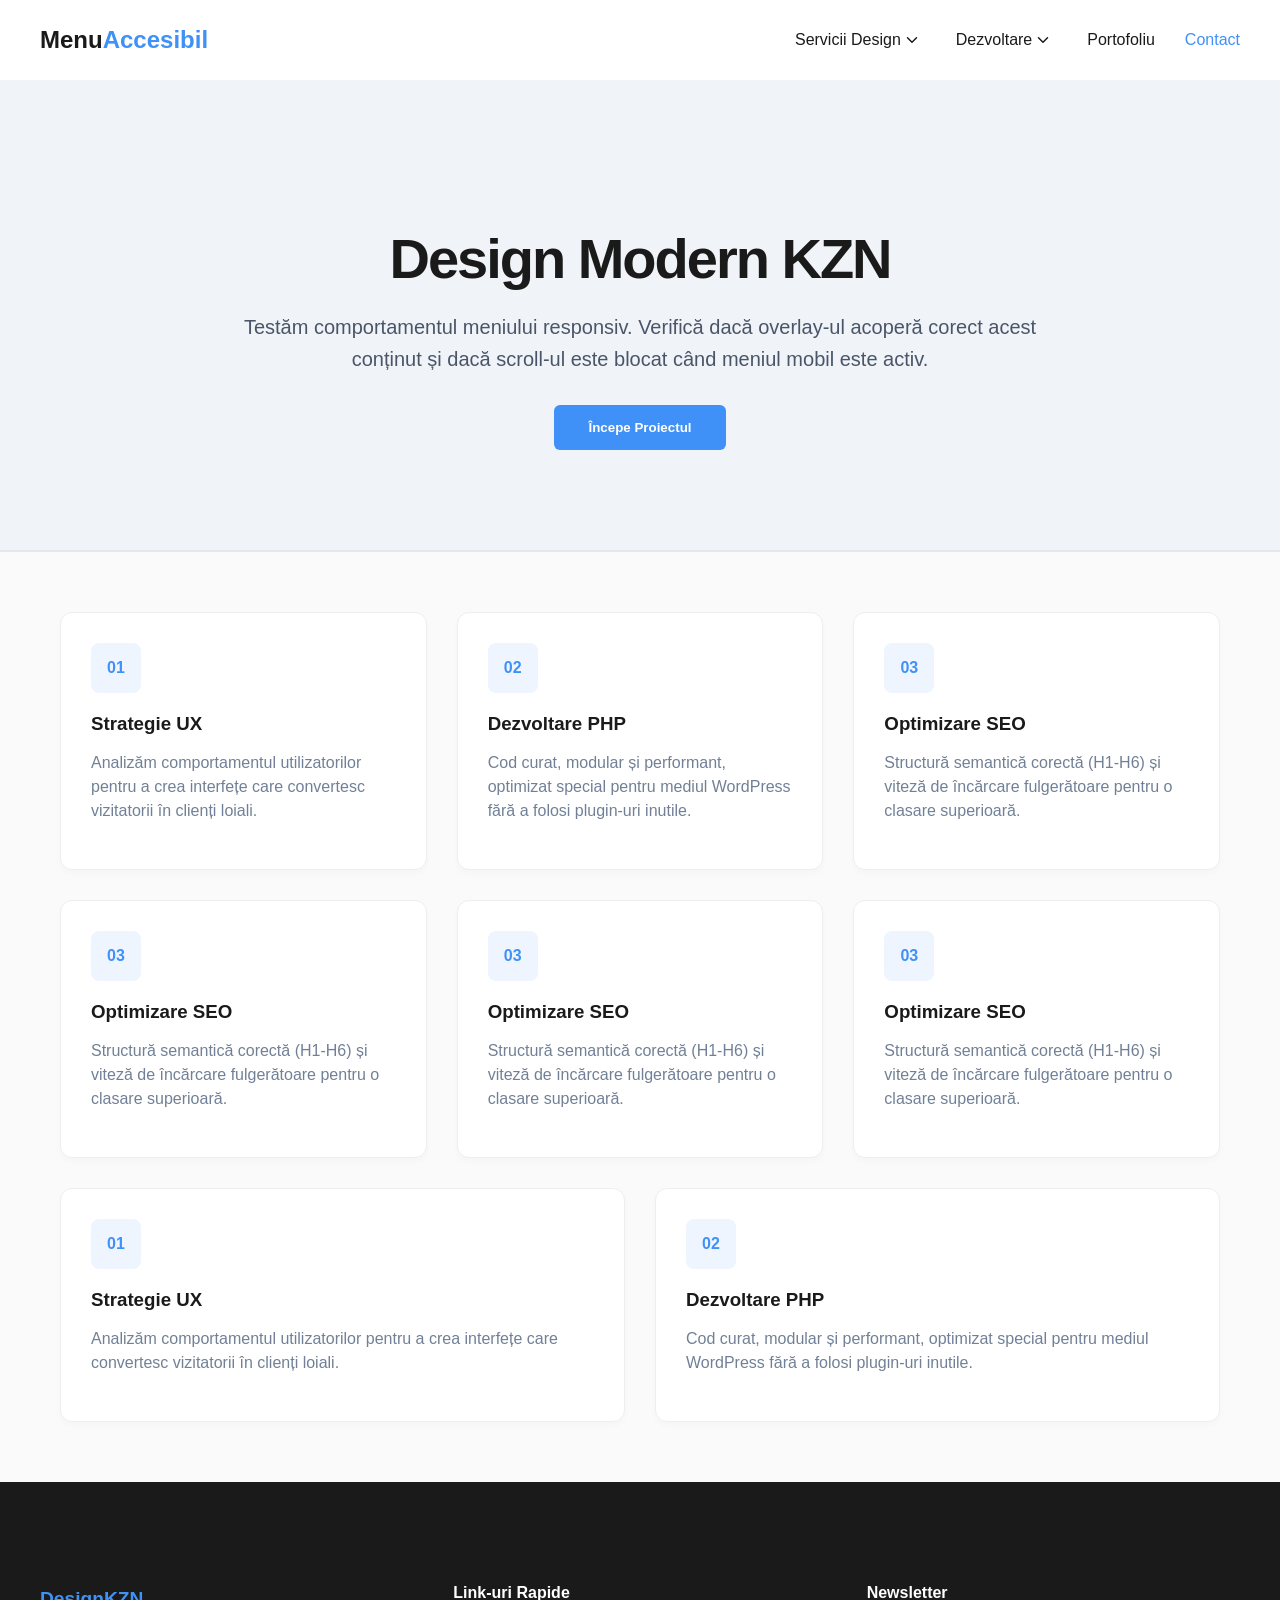
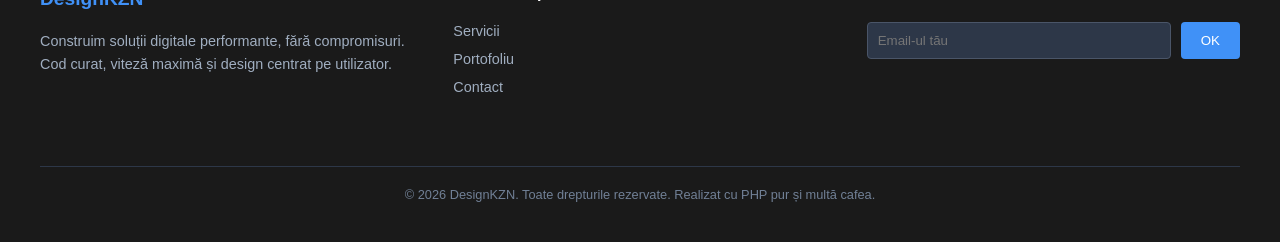
<file: menu-accesibil/index.html>
<!DOCTYPE html>
<html lang="ro">
<head>
	<meta charset="UTF-8">
	<meta name="viewport" content="width=device-width, initial-scale=1.0">
	<title>Meniu Accesibil Web Design</title>
	<link rel="stylesheet" href="style.css">
</head>
<body>

	<header class="kzn-header">
		<div class="kzn-container">
		
			<div class="kzn-logo">
				<a href="/">Menu<span>Accesibil</span></a>
			</div>

			<nav id="kzn_main_nav" class="kzn-nav" aria-label="Navigație Principală">
			
				<div class="kzn-nav-mobile-header">
					<button id="kzn_close_menu" 
							class="kzn-icon-close" 
							aria-label="Închide meniul" 
							aria-controls="kzn_main_nav"></button>
				</div>
			
				<ul class="kzn-menu-list">
					<li class="kzn-menu-item has-submenu">
						<a href="#" 
						   class="kzn-menu-link" 
						   aria-haspopup="true" 
						   aria-expanded="false"
						   role="button">Servicii Design</a>
					
						<ul class="kzn-submenu" aria-label="Submeniu Servicii Design">
							<li><a href="#">Interfețe Mobile</a></li>
							<li><a href="#">Design de Produs</a></li>
							<li><a href="#">Branding & Identitate</a></li>
						</ul>
					</li>

					<li class="kzn-menu-item has-submenu">
						<a href="#" 
						   class="kzn-menu-link" 
						   aria-haspopup="true" 
						   aria-expanded="false"
						   role="button">Dezvoltare</a>
					
						<ul class="kzn-submenu" aria-label="Submeniu Dezvoltare">
							<li><a href="#">Frontend Modern</a></li>
							<li><a href="#">Backend PHP</a></li>
							<li><a href="#">Optimizare WordPress</a></li>
							<li><a href="#">SEO OnPAge</a></li>
							<li><a href="#">Security</a></li>
							<li><a href="#">Custom CMS</a></li>
						</ul>
					</li>

					<li class="kzn-menu-item">
						<a href="#" class="kzn-menu-link">Portofoliu</a>
					</li>

					<li class="kzn-menu-item current-menu-item">
						<a href="#" class="kzn-menu-link">Contact</a>
					</li>
				</ul>
			</nav>

			<button id="kzn_menu_trigger" 
					class="kzn-icon-hamburger" 
					aria-label="Deschide meniul" 
					aria-controls="kzn_main_nav" 
					aria-expanded="false"></button>
		
		</div>
	</header>

	<div id="kzn_overlay" class="kzn-overlay"></div>
	
	
	<main style="margin-top: 0;">

		<section style="padding: 100px 20px; background-color: #f0f4f8; text-align: center; border-bottom: 2px solid #e2e8f0;">
			<div style="max-width: 800px; margin: 0 auto;">
				<h1 style="font-size: 3.5rem; color: #1a1a1a; margin-bottom: 20px; letter-spacing: -2px;">Design Modern KZN</h1>
				<p style="font-size: 1.25rem; color: #4a5568; line-height: 1.6; margin-bottom: 30px;">
					Testăm comportamentul meniului responsiv. Verifică dacă overlay-ul acoperă corect acest conținut și dacă scroll-ul este blocat când meniul mobil este activ.
				</p>
				<button style="padding: 15px 35px; background-color: #4091f7; color: white; border: none; border-radius: 6px; font-weight: 600; cursor: pointer;">
					Începe Proiectul
				</button>
			</div>
		</section>

		<section style="max-width: 1200px; margin: 60px auto; padding: 0 20px; display: flex; gap: 30px; flex-wrap: wrap; justify-content: center;">
		
			<div style="flex: 1; min-width: 300px; background: white; border: 1px solid #eee; border-radius: 12px; padding: 30px; box-shadow: 0 4px 6px rgba(0,0,0,0.02); transition: transform 0.3s ease;">
				<div style="width: 50px; height: 50px; background: #eef5ff; border-radius: 8px; margin-bottom: 20px; display: flex; align-items: center; justify-content: center; color: #4091f7; font-weight: bold;">01</div>
				<h3 style="margin-bottom: 15px; color: #1a1a1a;">Strategie UX</h3>
				<p style="color: #718096; line-height: 1.5;">Analizăm comportamentul utilizatorilor pentru a crea interfețe care convertesc vizitatorii în clienți loiali.</p>
			</div>

			<div style="flex: 1; min-width: 300px; background: white; border: 1px solid #eee; border-radius: 12px; padding: 30px; box-shadow: 0 4px 6px rgba(0,0,0,0.02);">
				<div style="width: 50px; height: 50px; background: #eef5ff; border-radius: 8px; margin-bottom: 20px; display: flex; align-items: center; justify-content: center; color: #4091f7; font-weight: bold;">02</div>
				<h3 style="margin-bottom: 15px; color: #1a1a1a;">Dezvoltare PHP</h3>
				<p style="color: #718096; line-height: 1.5;">Cod curat, modular și performant, optimizat special pentru mediul WordPress fără a folosi plugin-uri inutile.</p>
			</div>

			<div style="flex: 1; min-width: 300px; background: white; border: 1px solid #eee; border-radius: 12px; padding: 30px; box-shadow: 0 4px 6px rgba(0,0,0,0.02);">
				<div style="width: 50px; height: 50px; background: #eef5ff; border-radius: 8px; margin-bottom: 20px; display: flex; align-items: center; justify-content: center; color: #4091f7; font-weight: bold;">03</div>
				<h3 style="margin-bottom: 15px; color: #1a1a1a;">Optimizare SEO</h3>
				<p style="color: #718096; line-height: 1.5;">Structură semantică corectă (H1-H6) și viteză de încărcare fulgerătoare pentru o clasare superioară.</p>
			</div>
			
			<div style="flex: 1; min-width: 300px; background: white; border: 1px solid #eee; border-radius: 12px; padding: 30px; box-shadow: 0 4px 6px rgba(0,0,0,0.02);">
				<div style="width: 50px; height: 50px; background: #eef5ff; border-radius: 8px; margin-bottom: 20px; display: flex; align-items: center; justify-content: center; color: #4091f7; font-weight: bold;">03</div>
				<h3 style="margin-bottom: 15px; color: #1a1a1a;">Optimizare SEO</h3>
				<p style="color: #718096; line-height: 1.5;">Structură semantică corectă (H1-H6) și viteză de încărcare fulgerătoare pentru o clasare superioară.</p>
			</div>
			
			<div style="flex: 1; min-width: 300px; background: white; border: 1px solid #eee; border-radius: 12px; padding: 30px; box-shadow: 0 4px 6px rgba(0,0,0,0.02);">
				<div style="width: 50px; height: 50px; background: #eef5ff; border-radius: 8px; margin-bottom: 20px; display: flex; align-items: center; justify-content: center; color: #4091f7; font-weight: bold;">03</div>
				<h3 style="margin-bottom: 15px; color: #1a1a1a;">Optimizare SEO</h3>
				<p style="color: #718096; line-height: 1.5;">Structură semantică corectă (H1-H6) și viteză de încărcare fulgerătoare pentru o clasare superioară.</p>
			</div>
			
			<div style="flex: 1; min-width: 300px; background: white; border: 1px solid #eee; border-radius: 12px; padding: 30px; box-shadow: 0 4px 6px rgba(0,0,0,0.02);">
				<div style="width: 50px; height: 50px; background: #eef5ff; border-radius: 8px; margin-bottom: 20px; display: flex; align-items: center; justify-content: center; color: #4091f7; font-weight: bold;">03</div>
				<h3 style="margin-bottom: 15px; color: #1a1a1a;">Optimizare SEO</h3>
				<p style="color: #718096; line-height: 1.5;">Structură semantică corectă (H1-H6) și viteză de încărcare fulgerătoare pentru o clasare superioară.</p>
			</div>
			
			<div style="flex: 1; min-width: 300px; background: white; border: 1px solid #eee; border-radius: 12px; padding: 30px; box-shadow: 0 4px 6px rgba(0,0,0,0.02); transition: transform 0.3s ease;">
				<div style="width: 50px; height: 50px; background: #eef5ff; border-radius: 8px; margin-bottom: 20px; display: flex; align-items: center; justify-content: center; color: #4091f7; font-weight: bold;">01</div>
				<h3 style="margin-bottom: 15px; color: #1a1a1a;">Strategie UX</h3>
				<p style="color: #718096; line-height: 1.5;">Analizăm comportamentul utilizatorilor pentru a crea interfețe care convertesc vizitatorii în clienți loiali.</p>
			</div>

			<div style="flex: 1; min-width: 300px; background: white; border: 1px solid #eee; border-radius: 12px; padding: 30px; box-shadow: 0 4px 6px rgba(0,0,0,0.02);">
				<div style="width: 50px; height: 50px; background: #eef5ff; border-radius: 8px; margin-bottom: 20px; display: flex; align-items: center; justify-content: center; color: #4091f7; font-weight: bold;">02</div>
				<h3 style="margin-bottom: 15px; color: #1a1a1a;">Dezvoltare PHP</h3>
				<p style="color: #718096; line-height: 1.5;">Cod curat, modular și performant, optimizat special pentru mediul WordPress fără a folosi plugin-uri inutile.</p>
			</div>

		</section>

	</main>
	
	
	<footer style="background-color: #1a1a1a; color: white; padding: 80px 20px 40px 20px; margin-top: 60px;">
		<div style="max-width: 1200px; margin: 0 auto; display: flex; flex-wrap: wrap; gap: 40px; justify-content: space-between;">
		
			<div style="flex: 1; min-width: 250px;">
				<h4 style="color: #4091f7; font-size: 1.2rem; margin-bottom: 20px;">DesignKZN</h4>
				<p style="color: #a0aec0; line-height: 1.6; font-size: 0.9rem;">
					Construim soluții digitale performante, fără compromisuri. Cod curat, viteză maximă și design centrat pe utilizator.
				</p>
			</div>

			<div style="flex: 1; min-width: 200px;">
				<h4 style="color: white; font-size: 1rem; margin-bottom: 20px;">Link-uri Rapide</h4>
				<ul style="list-style: none; padding: 0; margin: 0;">
					<li style="margin-bottom: 10px;"><a href="#" style="color: #a0aec0; text-decoration: none; font-size: 0.9rem;">Servicii</a></li>
					<li style="margin-bottom: 10px;"><a href="#" style="color: #a0aec0; text-decoration: none; font-size: 0.9rem;">Portofoliu</a></li>
					<li style="margin-bottom: 10px;"><a href="#" style="color: #a0aec0; text-decoration: none; font-size: 0.9rem;">Contact</a></li>
				</ul>
			</div>

			<div style="flex: 1; min-width: 250px;">
				<h4 style="color: white; font-size: 1rem; margin-bottom: 20px;">Newsletter</h4>
				<div style="display: flex; gap: 10px;">
					<input type="email" placeholder="Email-ul tău" style="padding: 10px; border-radius: 4px; border: 1px solid #4a5568; background: #2d3748; color: white; flex: 1;">
					<button style="background: #4091f7; color: white; border: none; padding: 10px 20px; border-radius: 4px; cursor: pointer;">OK</button>
				</div>
			</div>

		</div>

		<div style="max-width: 1200px; margin: 60px auto 0; padding-top: 20px; border-top: 1px solid #2d3748; text-align: center; color: #718096; font-size: 0.8rem;">
			&copy; 2026 DesignKZN. Toate drepturile rezervate. Realizat cu PHP pur și multă cafea.
		</div>
	</footer>
	

	<script src="script.js"></script>
</body>
</html>
</file>
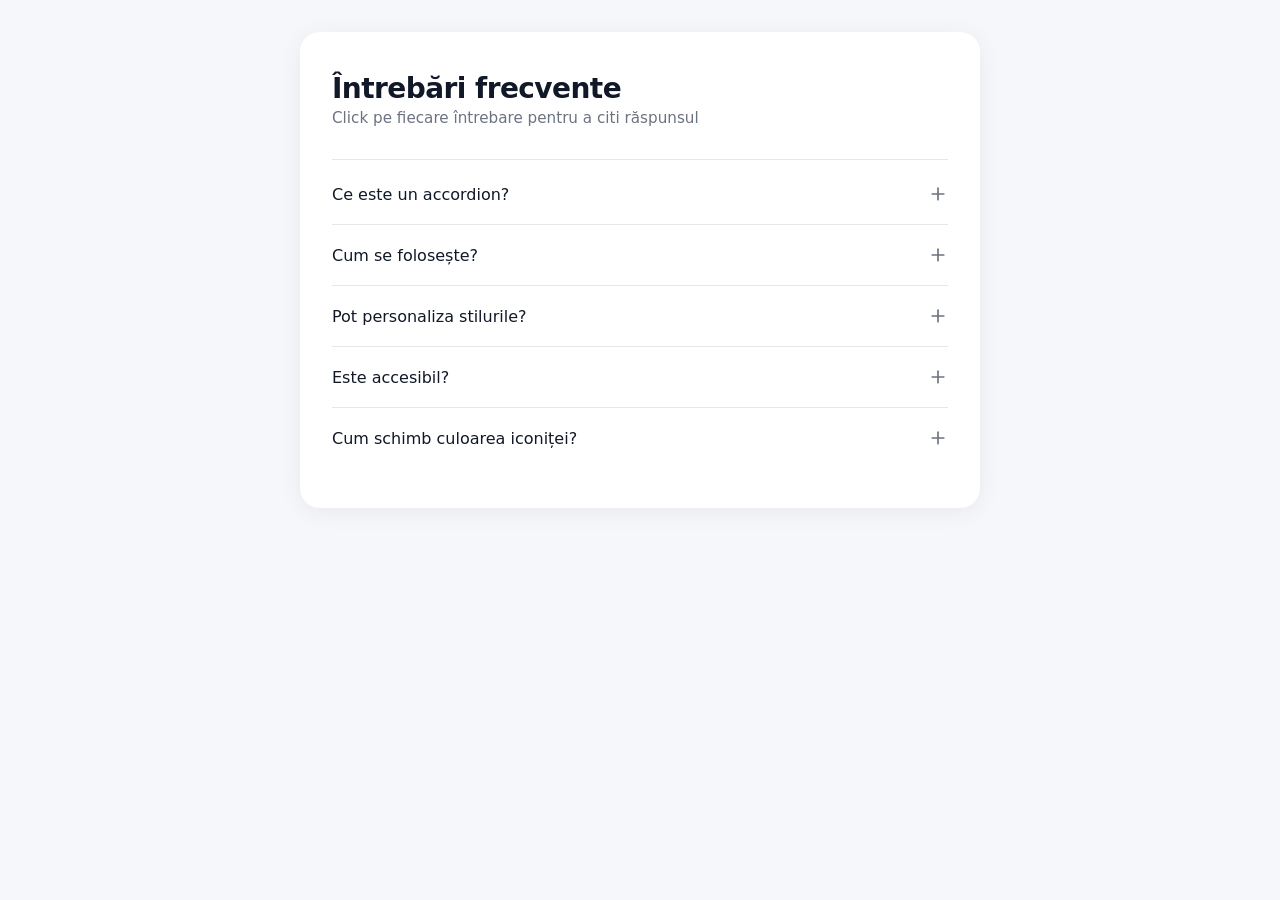
<file: acc26plus/index-details.html>
<!DOCTYPE html>
<html lang="ro">
<head>
	<meta charset="UTF-8" />
	<meta name="viewport" content="width=device-width, initial-scale=1.0" />
	<title>Accordion Elegant - Fără JavaScript</title>
	<style>
		/* ===== RESET & BAZĂ ===== */
		* {
			margin: 0;
			padding: 0;
			box-sizing: border-box;
		}
		
		body {
			font-family: system-ui, -apple-system, 'Segoe UI', Roboto, 'Helvetica Neue', sans-serif;
			background: #f5f7fa;
			padding: 2rem 1.5rem;
		}
		
		.container {
			max-width: 680px;
			margin-inline: auto;
			width: 100%;
			background: #ffffff;
			border-radius: 1.25rem;
			padding: 2.5rem 2rem;
			box-shadow: 0 4px 24px rgba(0, 0, 0, 0.06);
			transition: box-shadow 0.3s ease;
		}
		
		.container:hover {
			box-shadow: 0 8px 32px rgba(0, 0, 0, 0.08);
		}
		
		.container-header {
			margin-bottom: 2rem;
		}
		
		.container-header h1 {
			font-size: 1.75rem;
			font-weight: 600;
			color: #111827;
			letter-spacing: -0.02em;
		}
		
		.container-header p {
			color: #6b7280;
			font-size: 0.95rem;
			margin-top: 0.25rem;
		}
		
		/* ===== SEPARATOR ===== */
		.divider {
			height: 1px;
			background: #e5e7eb;
			margin: 0 0 0.25rem 0;
		}
		
		/* ===== ACCORDION - VERSION 2 (DETAILS) ===== */
		.accordion-item {
			border-bottom: 1px solid #e5e7eb;
			transition: border-color 0.3s ease;
		}
		
		.accordion-item:last-child {
			border-bottom: none;
		}
		
		/* ===== SUMMARY ===== */
		.accordion-item summary {
			display: flex;
			justify-content: space-between;
			align-items: center;
			gap: 1rem;
			padding: 1.25rem 0;
			cursor: pointer;
			user-select: none;
			list-style: none;
			font-weight: 500;
			font-size: 1rem;
			color: #111827;
			transition: color 0.2s ease;
			position: relative;
		}
		
		/* Eliminăm săgeata implicită pentru toate browserele */
		.accordion-item summary::-webkit-details-marker {
			display: none;
		}
		
		.accordion-item summary::-moz-list-bullet {
			list-style: none;
		}
		
		.accordion-item summary::marker {
			display: none;
		}
		
		/* Hover effect */
		.accordion-item summary:hover {
			color: #2563eb;
		}
		
		/* Focus pentru accesibilitate */
		.accordion-item summary:focus-visible {
			outline: 2px solid #2563eb;
			outline-offset: 4px;
			border-radius: 4px;
		}
		
		/* ===== SVG ICON VIA PSEUDO-CLASS ===== */
		.accordion-item summary::after {
			content: '';
			flex-shrink: 0;
			width: 20px;
			height: 20px;
			background-image: url("data:image/svg+xml,%3Csvg xmlns='http://www.w3.org/2000/svg' viewBox='0 0 24 24' fill='none' stroke='%236b7280' stroke-width='2' stroke-linecap='round' stroke-linejoin='round'%3E%3Cline x1='12' y1='5' x2='12' y2='19'%3E%3C/line%3E%3Cline x1='5' y1='12' x2='19' y2='12'%3E%3C/line%3E%3C/svg%3E");
			background-size: contain;
			background-repeat: no-repeat;
			background-position: center;
			transition: transform 0.3s cubic-bezier(0.4, 0, 0.2, 1),
			background-image 0.3s ease;
		}
		
		/* Stare deschisă */
		.accordion-item[open] summary {
			color: #2563eb;
		}
		
		.accordion-item[open] summary::after {
			background-image: url("data:image/svg+xml,%3Csvg xmlns='http://www.w3.org/2000/svg' viewBox='0 0 24 24' fill='none' stroke='%232563eb' stroke-width='2' stroke-linecap='round' stroke-linejoin='round'%3E%3Cline x1='5' y1='12' x2='19' y2='12'%3E%3C/line%3E%3C/svg%3E");
			transform: rotate(0deg);
		}
		
		/* ===== CONTENT ===== */
		.accordion-content {
			padding: 0 0 1.5rem 0;
			color: #4b5563;
			line-height: 1.7;
			font-size: 0.95rem;
			animation: fadeIn 0.3s ease;
		}
		
		.accordion-content p {
			margin: 0;
		}
		
		.accordion-content p:not(:last-child) {
			margin-bottom: 0.75rem;
		}
		
		/* ===== ANIMAȚIE PENTRU DESCHIDERE ===== */
		@keyframes fadeIn {
			from {
				opacity: 0;
				transform: translateY(-4px);
			}
			to {
				opacity: 1;
				transform: translateY(0);
			}
		}
		
		/* ===== RESPONSIVE ===== */
		@media (max-width: 600px) {
			.container {
				padding: 1.75rem 1.25rem;
			}
			
			.container-header h1 {
				font-size: 1.5rem;
			}
			
			.accordion-item summary {
				padding: 1rem 0;
				font-size: 0.95rem;
			}
			
			.accordion-item summary::after {
				width: 18px;
				height: 18px;
			}
			
			.accordion-content {
				padding: 0 0 1.25rem 0;
				font-size: 0.9rem;
			}
		}
		
		@media (max-width: 400px) {
			body {
				padding: 1rem 0.75rem;
			}
			
			.container {
				padding: 1.25rem 1rem;
			}
			
			.accordion-item summary {
				padding: 0.875rem 0;
				font-size: 0.9rem;
			}
			
			.accordion-item summary::after {
				width: 16px;
				height: 16px;
			}
			
			.accordion-content {
				padding: 0 0 1rem 0;
				font-size: 0.85rem;
			}
		}
		
		/* ===== PRINT STYLES ===== */
		@media print {
			.accordion-item[open] .accordion-content {
				display: block !important;
			}
			
			.accordion-item summary::after {
				display: none;
			}
		}
		
		/* ===== REDUCED MOTION ===== */
		@media (prefers-reduced-motion: reduce) {
			.accordion-item summary::after {
				transition: none;
			}
			
			.accordion-content {
				animation: none;
			}
		}
	</style>
</head>
<body>
	<div class="container">
		<div class="container-header">
			<h1>Întrebări frecvente</h1>
			<p>Click pe fiecare întrebare pentru a citi răspunsul</p>
		</div>
		
		<div class="divider"></div>
		
		<!-- ===== ACCORDION 1 ===== -->
		<details class="accordion-item">
			<summary>Ce este un accordion?</summary>
			<div class="accordion-content">
				<p>
					Un accordion este un element de interfață care permite
					afișarea și ascunderea conținutului prin extindere și
					contractare. Este folosit frecvent pentru a organiza
					informații într-un mod compact și ușor de navigat.
				</p>
				<p>
					Această variantă folosește elementele native 
					<code>&lt;details&gt;</code> și <code>&lt;summary&gt;</code>,
					funcționând perfect chiar și fără JavaScript.
				</p>
			</div>
		</details>
		
		<!-- ===== ACCORDION 2 ===== -->
		<details class="accordion-item">
			<summary>Cum se folosește?</summary>
			<div class="accordion-content">
				<p>
					Pentru a folosi acest accordion, apasă pe oricare dintre
					titlurile secțiunilor. Conținutul se va deschide sau închide
					cu o animație fluidă.
				</p>
				<p>
					Poți deschide mai multe secțiuni simultan, fiecare
					funcționând independent. Starea (deschis/închis) se
					păstrează chiar și după reîncărcarea paginii.
				</p>
			</div>
		</details>
		
		<!-- ===== ACCORDION 3 ===== -->
		<details class="accordion-item">
			<summary>Pot personaliza stilurile?</summary>
			<div class="accordion-content">
				<p>
					Da! Stilurile pot fi modificate cu ușurință în secțiunea
					CSS. Poți schimba culorile, fonturile, padding-ul și
					tranzițiile.
				</p>
				<p>
					Iconițele SVG folosesc stroke-uri care pot fi colorate
					modificând valorile <code>stroke</code> din URL-urile
					codificate în <code>background-image</code>.
				</p>
			</div>
		</details>
		
		<!-- ===== ACCORDION 4 ===== -->
		<details class="accordion-item">
			<summary>Este accesibil?</summary>
			<div class="accordion-content">
				<p>
					Absolut! Elementele <code>&lt;details&gt;</code> și
					<code>&lt;summary&gt;</code> sunt native HTML și suportă
					implicit navigarea cu tastatura (Enter/Space).
				</p>
				<p>
					De asemenea, au suport nativ pentru cititoarele de ecran,
					fiind una dintre cele mai accesibile soluții pentru
					acordioane.
				</p>
			</div>
		</details>
		
		<!-- ===== ACCORDION 5 ===== -->
		<details class="accordion-item">
			<summary>Cum schimb culoarea iconiței?</summary>
			<div class="accordion-content">
				<p>
					Iconițele sunt implementate ca SVG-uri inline în
					<code>background-image</code> prin pseudo-clasa
					<code>::after</code> pe elementul <code>&lt;summary&gt;</code>.
				</p>
				<p>
					Pentru a schimba culoarea, modifică valorile
					<code>stroke</code> din URL-urile codificate:
					<br />
					• Închis: <code>stroke=%236b7280</code> (gri)
					<br />
					• Deschis: <code>stroke=%232563eb</code> (albastru)
				</p>
			</div>
		</details>
	</div>
</body>
</html>
</file>
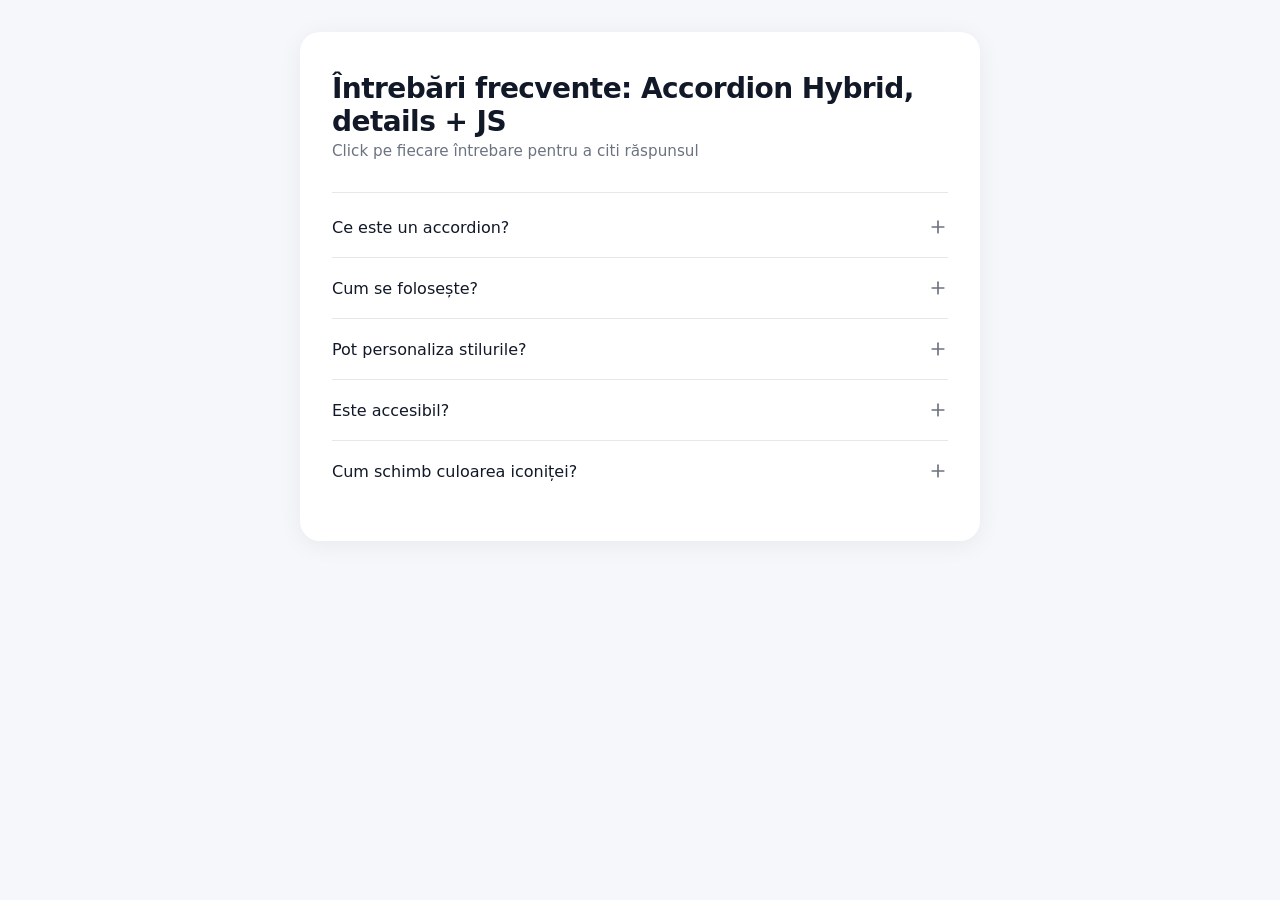
<file: acc26plus/index-hybrid.html>
<!DOCTYPE html>
<html lang="ro">
<head>
	<meta charset="UTF-8" />
	<meta name="viewport" content="width=device-width, initial-scale=1.0" />
	<title>Accordion Hybrid Optimizat</title>
	<style>
		/* ===== RESET & BAZĂ ===== */
		* {
			margin: 0;
			padding: 0;
			box-sizing: border-box;
		}
		
		body {
			font-family: system-ui, -apple-system, 'Segoe UI', Roboto, 'Helvetica Neue', sans-serif;
			background: #f5f7fa;
			padding: 2rem 1.5rem;
		}
		
		.container {
			max-width: 680px;
			margin-inline: auto;
			width: 100%;
			background: #ffffff;
			border-radius: 1.25rem;
			padding: 2.5rem 2rem;
			box-shadow: 0 4px 24px rgba(0, 0, 0, 0.06);
			transition: box-shadow 0.3s ease;
		}
		
		.container:hover {
			box-shadow: 0 8px 32px rgba(0, 0, 0, 0.08);
		}
		
		.container-header {
			margin-bottom: 2rem;
		}
		
		.container-header h1 {
			font-size: 1.75rem;
			font-weight: 600;
			color: #111827;
			letter-spacing: -0.02em;
		}
		
		.container-header p {
			color: #6b7280;
			font-size: 0.95rem;
			margin-top: 0.25rem;
		}
		
		/* ===== SEPARATOR ===== */
		.divider {
			height: 1px;
			background: #e5e7eb;
			margin: 0 0 0.25rem 0;
		}
		
		/* ===== ACCORDION - HYBRID OPTIMIZED ===== */
		.accordion-item {
			border-bottom: 1px solid #e5e7eb;
			transition: border-color 0.3s ease;
		}
		
		.accordion-item:last-child {
			border-bottom: none;
		}
		
		/* ===== SUMMARY ===== */
		.accordion-item summary {
			display: flex;
			justify-content: space-between;
			align-items: center;
			gap: 1rem;
			padding: 1.25rem 0;
			cursor: pointer;
			user-select: none;
			list-style: none;
			font-weight: 500;
			font-size: 1rem;
			color: #111827;
			transition: color 0.2s ease;
			position: relative;
		}
		
		.accordion-item summary::-webkit-details-marker {
			display: none;
		}
		
		.accordion-item summary::-moz-list-bullet {
			list-style: none;
		}
		
		.accordion-item summary::marker {
			display: none;
		}
		
		.accordion-item summary:hover {
			color: #2563eb;
		}
		
		.accordion-item summary:focus-visible {
			outline: 2px solid #2563eb;
			outline-offset: 4px;
			border-radius: 4px;
		}
		
		/* ===== SVG ICON ===== */
		.accordion-item summary::after {
			content: '';
			flex-shrink: 0;
			width: 20px;
			height: 20px;
			background-image: url("data:image/svg+xml,%3Csvg xmlns='http://www.w3.org/2000/svg' viewBox='0 0 24 24' fill='none' stroke='%236b7280' stroke-width='2' stroke-linecap='round' stroke-linejoin='round'%3E%3Cline x1='12' y1='5' x2='12' y2='19'%3E%3C/line%3E%3Cline x1='5' y1='12' x2='19' y2='12'%3E%3C/line%3E%3C/svg%3E");
			background-size: contain;
			background-repeat: no-repeat;
			background-position: center;
			transition: transform 0.2s cubic-bezier(0.4, 0, 0.2, 1),
			background-image 0.2s ease;
		}
		
		.accordion-item[open] summary {
			color: #2563eb;
		}
		
		.accordion-item[open] summary::after {
			background-image: url("data:image/svg+xml,%3Csvg xmlns='http://www.w3.org/2000/svg' viewBox='0 0 24 24' fill='none' stroke='%232563eb' stroke-width='2' stroke-linecap='round' stroke-linejoin='round'%3E%3Cline x1='5' y1='12' x2='19' y2='12'%3E%3C/line%3E%3C/svg%3E");
			transform: rotate(0deg);
		}
		
		/* ===== CONTENT - BAZĂ ===== */
		.accordion-content {
			color: #4b5563;
			line-height: 1.7;
			font-size: 0.95rem;
		}
		
		.accordion-content p {
			margin: 0;
		}
		
		.accordion-content p:not(:last-child) {
			margin-bottom: 0.75rem;
		}
		
		/* ===== STILURI PENTRU HYBRID (CU JS ACTIV) ===== */
		.js .accordion-item .accordion-content {
			max-height: 0;
			opacity: 0;
			padding: 0;
			overflow: hidden;
			transition: max-height 0.2s cubic-bezier(0.4, 0, 0.2, 1),
			opacity 0.2s ease,
			padding 0.2s ease;
			will-change: max-height, opacity;
		}
		
		.js .accordion-item[open] .accordion-content {
			max-height: 0; /* Valoare inițială, va fi suprascrisă de JS */
			opacity: 1;
			padding: 0 0 1.5rem 0;
		}
		
		/* ===== RESPONSIVE ===== */
		@media (max-width: 600px) {
			.container {
				padding: 1.75rem 1.25rem;
			}
			
			.container-header h1 {
				font-size: 1.5rem;
			}
			
			.accordion-item summary {
				padding: 1rem 0;
				font-size: 0.95rem;
			}
			
			.accordion-item summary::after {
				width: 18px;
				height: 18px;
			}
			
			.js .accordion-item[open] .accordion-content {
				padding: 0 0 1.25rem 0;
			}
		}
		
		@media (max-width: 400px) {
			body {
				padding: 1rem 0.75rem;
			}
			
			.container {
				padding: 1.25rem 1rem;
			}
			
			.accordion-item summary {
				padding: 0.875rem 0;
				font-size: 0.9rem;
			}
			
			.accordion-item summary::after {
				width: 16px;
				height: 16px;
			}
			
			.js .accordion-item[open] .accordion-content {
				padding: 0 0 1rem 0;
			}
		}
		
		/* ===== PRINT ===== */
		@media print {
			.accordion-item[open] .accordion-content {
				display: block !important;
				max-height: none !important;
				opacity: 1 !important;
				padding: 0 0 1.5rem 0 !important;
			}
			
			.accordion-item summary::after {
				display: none;
			}
		}
		
		/* ===== REDUCED MOTION ===== */
		@media (prefers-reduced-motion: reduce) {
			.js .accordion-item .accordion-content {
				transition: none !important;
			}
		}
	</style>
</head>
<body>
	<div class="container">
		<div class="container-header">
			<h1>Întrebări frecvente: Accordion Hybrid, details + JS</h1>
			<p>Click pe fiecare întrebare pentru a citi răspunsul</p>
		</div>
		
		<div class="divider"></div>
		
		<!-- ===== ACCORDION 1 ===== -->
		<details class="accordion-item">
			<summary>Ce este un accordion?</summary>
			<div class="accordion-content">
				<p>
					Un accordion este un element de interfață care permite
					afișarea și ascunderea conținutului prin extindere și
					contractare. Este folosit frecvent pentru a organiza
					informații într-un mod compact și ușor de navigat.
				</p>
				<p>
					Această variantă hybrid optimizată oferă animații fluide
					și consistente, indiferent de conținut.
				</p>
			</div>
		</details>
		
		<!-- ===== ACCORDION 2 ===== -->
		<details class="accordion-item">
			<summary>Cum se folosește?</summary>
			<div class="accordion-content">
				<p>
					Pentru a folosi acest accordion, apasă pe oricare dintre
					titlurile secțiunilor. Conținutul se va deschide sau închide
					cu o animație fluidă și naturală.
				</p>
				<p>
					Poți deschide mai multe secțiuni simultan, fiecare
					funcționând independent. Starea se păstrează chiar și după
					reîncărcarea paginii.
				</p>
			</div>
		</details>
		
		<!-- ===== ACCORDION 3 ===== -->
		<details class="accordion-item">
			<summary>Pot personaliza stilurile?</summary>
			<div class="accordion-content">
				<p>
					Da! Stilurile pot fi modificate cu ușurință în secțiunea
					CSS. Poți schimba culorile, fonturile, padding-ul și
					tranzițiile.
				</p>
				<p>
					Iconițele SVG folosesc stroke-uri care pot fi colorate
					modificând valorile <code>stroke</code> din URL-urile
					codificate în <code>background-image</code>.
				</p>
			</div>
		</details>
		
		<!-- ===== ACCORDION 4 ===== -->
		<details class="accordion-item">
			<summary>Este accesibil?</summary>
			<div class="accordion-content">
				<p>
					Absolut! Elementele <code>&lt;details&gt;</code> și
					<code>&lt;summary&gt;</code> sunt native HTML și suportă
					implicit navigarea cu tastatura (Enter/Space).
				</p>
				<p>
					De asemenea, au suport nativ pentru cititoarele de ecran,
					fiind una dintre cele mai accesibile soluții pentru
					acordioane.
				</p>
			</div>
		</details>
		
		<!-- ===== ACCORDION 5 ===== -->
		<details class="accordion-item">
			<summary>Cum schimb culoarea iconiței?</summary>
			<div class="accordion-content">
				<p>
					Iconițele sunt implementate ca SVG-uri inline în
					<code>background-image</code> prin pseudo-clasa
					<code>::after</code> pe elementul <code>&lt;summary&gt;</code>.
				</p>
				<p>
					Pentru a schimba culoarea, modifică valorile
					<code>stroke</code> din URL-urile codificate:
					<br />
					• Închis: <code>stroke=%236b7280</code> (gri)
					<br />
					• Deschis: <code>stroke=%232563eb</code> (albastru)
				</p>
			</div>
		</details>
	</div>
	
	<!-- ===== JAVASCRIPT HYBRID OPTIMIZAT ===== -->
	<script>
		(() => {
			'use strict';
			
			// Adăugăm clasa 'js' pentru a activa stilurile îmbunătățite
			document.documentElement.classList.add('js');
			
			// Cache pentru toate elementele
			const details = document.querySelectorAll('.accordion-item');
			const transitionDuration = 200; // ms, trebuie să corespundă cu CSS
			
			/**
			* Setează înălțimea corectă pentru un element cu tranziție
			*/
			const setHeight = (element, height) => {
				element.style.maxHeight = height;
			};
			
			/**
			* Deschide un accordion cu animație fluidă
			*/
			const openAccordion = (detail) => {
				const content = detail.querySelector('.accordion-content');
				
				// Setăm atributul open imediat
				detail.setAttribute('open', '');
				
				// Forțăm reflow pentru a aplica schimbarea
				content.offsetHeight;
				
				// Setăm max-height la valoarea scrollHeight pentru tranziție
				const height = content.scrollHeight;
				setHeight(content, height + 'px');
				
				// După tranziție, eliminăm max-height pentru a permite
				// redimensionarea dinamică a conținutului
				setTimeout(() => {
					content.style.maxHeight = 'none';
				}, transitionDuration + 50);
			};
			
			/**
			* Închide un accordion cu animație fluidă
			*/
			const closeAccordion = (detail) => {
				const content = detail.querySelector('.accordion-content');
				
				// Setăm max-height la valoarea curentă pentru a porni tranziția
				const currentHeight = content.scrollHeight;
				setHeight(content, currentHeight + 'px');
				
				// Forțăm reflow
				content.offsetHeight;
				
				// Setăm max-height la 0 pentru a închide
				setHeight(content, '0');
				
				// După tranziție, eliminăm atributul open
				setTimeout(() => {
					detail.removeAttribute('open');
					// Resetăm max-height
					content.style.maxHeight = '';
				}, transitionDuration + 50);
			};
			
			/**
			* Toggle accordion
			*/
			const toggleAccordion = (detail) => {
				const isOpen = detail.hasAttribute('open');
				
				if (isOpen) {
					closeAccordion(detail);
				} else {
					openAccordion(detail);
				}
			};
			
			/**
			* Handler pentru click pe summary
			*/
			const handleSummaryClick = (e) => {
				e.preventDefault();
				const summary = e.currentTarget;
				const detail = summary.closest('.accordion-item');
				toggleAccordion(detail);
			};
			
			/**
			* Handler pentru keydown (Enter/Space)
			*/
			const handleKeydown = (e) => {
				if (e.key === 'Enter' || e.key === ' ') {
					e.preventDefault();
					const summary = e.currentTarget;
					const detail = summary.closest('.accordion-item');
					toggleAccordion(detail);
				}
			};
			
			/**
			* Inițializează toate accordioanele
			*/
			const initAccordions = () => {
				details.forEach((detail) => {
					const summary = detail.querySelector('summary');
					const content = detail.querySelector('.accordion-content');
					
					// Dacă e deschis implicit, setăm corect
					if (detail.hasAttribute('open')) {
						// Setăm max-height pentru a permite tranziția
						requestAnimationFrame(() => {
							const height = content.scrollHeight;
							setHeight(content, height + 'px');
							setTimeout(() => {
								content.style.maxHeight = 'none';
							}, transitionDuration + 50);
						});
					} else {
						// Asigurăm că e închis corect
						setHeight(content, '0');
					}
					
					// Event listeners
					summary.addEventListener('click', handleSummaryClick);
					summary.addEventListener('keydown', handleKeydown);
				});
			};
			
			// Inițializare
			if (document.readyState === 'loading') {
				document.addEventListener('DOMContentLoaded', initAccordions);
			} else {
				initAccordions();
			}
			
			// ===== OPTIONAL: Închidere automată =====
			// Decomentează pentru a permite doar un accordion deschis simultan
			/*
			const closeOthers = (currentDetail) => {
			details.forEach((detail) => {
			if (detail !== currentDetail && detail.hasAttribute('open')) {
			closeAccordion(detail);
			}
			});
			};
			
			// Înlocuiește toggleAccordion cu versiunea care închide altele
			const originalToggle = toggleAccordion;
			toggleAccordion = (detail) => {
			const isOpen = detail.hasAttribute('open');
			
			if (!isOpen) {
			closeOthers(detail);
			}
			
			originalToggle(detail);
			};
			*/
			
		})();
	</script>
</body>
</html>
</file>
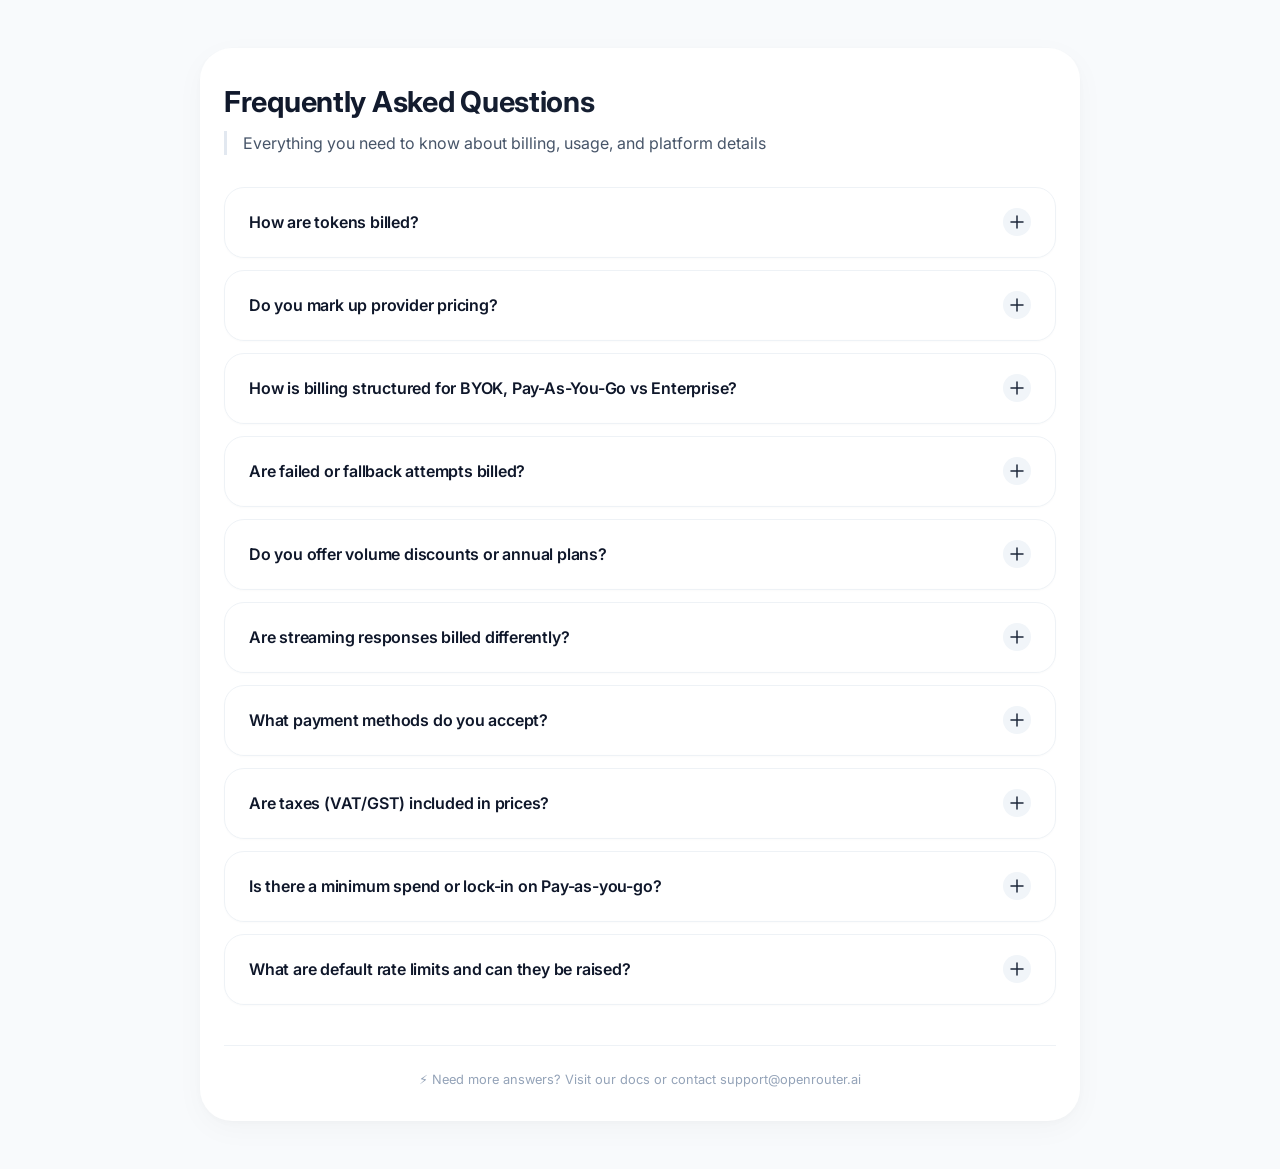
<file: accordion-26/acc.html>
<!DOCTYPE html>
<html lang="en">
<head>
  <meta charset="UTF-8">
  <meta name="viewport" content="width=device-width, initial-scale=1.0, viewport-fit=cover">
  <title>OpenRouter · FAQ Section (Pricing)</title>
  <!-- Google Fonts & simple reset for clean typography matching modern SaaS style -->
  <link href="https://fonts.googleapis.com/css2?family=Inter:opsz,wght@14..32,300;14..32,400;14..32,500;14..32,600;14..32,700&display=swap" rel="stylesheet">
  <style>
	* {
	  margin: 0;
	  padding: 0;
	  box-sizing: border-box;
	}

	body {
	  background: #f8fafc;
	  font-family: 'Inter', system-ui, -apple-system, 'Segoe UI', Roboto, Helvetica, sans-serif;
	  color: #0f172a;
	  line-height: 1.5;
	}

	/* main container — centered, cozy but spacious */
	.faq-section {
	  max-width: 880px;
	  margin: 3rem auto;
	  padding: 2rem 1.5rem;
	  background: #ffffff;
	  border-radius: 2rem;
	  box-shadow: 0 8px 30px rgba(0, 0, 0, 0.03), 0 2px 6px rgba(0, 0, 0, 0.02);
	}

	/* header styling: like the clean "Frequently Asked Questions" */
	.faq-header {
	  margin-bottom: 2rem;
	  text-align: left;
	}

	.faq-header h2 {
	  font-size: 1.8rem;
	  font-weight: 700;
	  letter-spacing: -0.01em;
	  background: linear-gradient(135deg, #0f172a 0%, #1e293b 100%);
	  background-clip: text;
	  -webkit-background-clip: text;
	  color: transparent;
	  margin-bottom: 0.5rem;
	}

	.faq-header p {
	  color: #475569;
	  font-size: 1rem;
	  font-weight: 400;
	  border-left: 3px solid #e2e8f0;
	  padding-left: 1rem;
	  margin-top: 0.25rem;
	}

	/* accordion list container */
	.faq-list {
	  display: flex;
	  flex-direction: column;
	  gap: 0.75rem;
	}

	/* each faq item */
	.faq-item {
	  background: #ffffff;
	  border-radius: 1.25rem;
	  border: 1px solid #eef2f6;
	  transition: all 0.2s ease;
	  overflow: hidden;
	  box-shadow: 0 1px 2px rgba(0, 0, 0, 0.02);
	}

	.faq-item:hover {
	  border-color: #cbd5e1;
	  box-shadow: 0 4px 12px rgba(0, 0, 0, 0.03);
	}

	/* question button */
	.faq-question {
	  width: 100%;
	  background: transparent;
	  border: none;
	  padding: 1.25rem 1.5rem;
	  display: flex;
	  justify-content: space-between;
	  align-items: center;
	  cursor: pointer;
	  font-family: inherit;
	  text-align: left;
	  transition: background 0.2s;
	}

	.faq-question:focus-visible {
	  outline: 2px solid #3b82f6;
	  outline-offset: -2px;
	  border-radius: 1rem;
	}

	.question-text {
	  font-weight: 600;
	  font-size: 1rem;
	  color: #0f172a;
	  letter-spacing: -0.2px;
	  transition: color 0.2s;
	  flex: 1;
	  padding-right: 1rem;
	}

	/* icon container (animated plus/minus style) */
	.faq-icon {
	  display: flex;
	  align-items: center;
	  justify-content: center;
	  width: 28px;
	  height: 28px;
	  border-radius: 40px;
	  background: #f1f5f9;
	  transition: background 0.2s, transform 0.2s;
	}

	.faq-icon svg {
	  width: 18px;
	  height: 18px;
	  stroke: #1e293b;
	  stroke-width: 2;
	  fill: none;
	  transition: transform 0.3s cubic-bezier(0.2, 0.9, 0.4, 1.1);
	}

	.faq-item.active .faq-icon svg {
	  transform: rotate(45deg);
	}

	.faq-question:hover .faq-icon {
	  background: #e6edf4;
	}

	/* answer panel */
	.faq-answer {
	  max-height: 0;
	  overflow: hidden;
	  transition: max-height 0.4s cubic-bezier(0.2, 0.9, 0.4, 1.1), padding 0.2s;
	  background-color: #fefefe;
	  border-top: 1px solid transparent;
	}

	.faq-item.active .faq-answer {
	  max-height: 480px;    /* enough for longer content */
	  border-top-color: #f1f5f9;
	}

	.answer-inner {
	  padding: 0 1.5rem 1.5rem 1.5rem;
	  color: #334155;
	  font-size: 0.95rem;
	  line-height: 1.55;
	}

	/* lorem ipsum styling with subtle readability */
	.answer-inner p {
	  margin-bottom: 0.85rem;
	}

	.answer-inner p:last-child {
	  margin-bottom: 0;
	}

	.answer-inner strong {
	  color: #0f172a;
	  font-weight: 600;
	}

	/* small decorative micro-details */
	.faq-divider {
	  margin-top: 2.5rem;
	  text-align: center;
	  font-size: 0.8rem;
	  color: #94a3b8;
	  border-top: 1px solid #eef2f6;
	  padding-top: 1.5rem;
	}

	/* responsive */
	@media (max-width: 640px) {
	  .faq-section {
		margin: 1.5rem;
		padding: 1.5rem;
	  }
	  .faq-question {
		padding: 1rem 1.25rem;
	  }
	  .answer-inner {
		padding: 0 1.25rem 1.25rem 1.25rem;
	  }
	  .question-text {
		font-size: 0.95rem;
	  }
	}

	/* optional subtle animation for first load */
	@keyframes fadeSlide {
	  0% { opacity: 0; transform: translateY(6px); }
	  100% { opacity: 1; transform: translateY(0); }
	}
	.faq-item {
	  animation: fadeSlide 0.25s ease-out forwards;
	  opacity: 0;
	}
	.faq-item:nth-child(1) { animation-delay: 0.02s; }
	.faq-item:nth-child(2) { animation-delay: 0.05s; }
	.faq-item:nth-child(3) { animation-delay: 0.08s; }
	.faq-item:nth-child(4) { animation-delay: 0.11s; }
	.faq-item:nth-child(5) { animation-delay: 0.14s; }
	.faq-item:nth-child(6) { animation-delay: 0.17s; }
	.faq-item:nth-child(7) { animation-delay: 0.20s; }
	.faq-item:nth-child(8) { animation-delay: 0.23s; }
	.faq-item:nth-child(9) { animation-delay: 0.26s; }
	.faq-item:nth-child(10) { animation-delay: 0.29s; }
	.faq-item:nth-child(11) { animation-delay: 0.32s; }
  </style>
</head>
<body>
  <main>
	<div class="faq-section">
	  <div class="faq-header">
		<h2>Frequently Asked Questions</h2>
		<p>Everything you need to know about billing, usage, and platform details</p>
	  </div>

	  <div class="faq-list" id="faqContainer">
		<!-- Billing and Pricing group + exactly as per original structure, but with lorem ipsum text.
			 All items reflect the questions from the screenshot, but answer copy is high-quality placeholder.
			 The interactive accordion matches the modern OpenRouter aesthetic: minimal, clean, border radius, smooth transitions.
		-->
		<!-- 1. How are tokens billed? -->
		<div class="faq-item">
		  <button class="faq-question" aria-expanded="false">
			<span class="question-text">How are tokens billed?</span>
			<span class="faq-icon">
			  <svg viewBox="0 0 24 24" stroke="currentColor" stroke-linecap="round" stroke-linejoin="round">
				<path d="M12 4v16M4 12h16" />
			  </svg>
			</span>
		  </button>
		  <div class="faq-answer">
			<div class="answer-inner">
			  <p><strong>Lorem ipsum dolor sit amet</strong>, consectetur adipiscing elit. Tokens are measured as approximately 4 characters of text for most models. Billing is per 1K tokens (input + output) across supported providers. We aggregate usage in real-time and deduct from your credit balance. Failed generations are not billed unless the model starts streaming a response. <em>Pricing transparency</em> is maintained via provider-level logs in your dashboard.</p>
			  <p>For streaming responses, tokens are accumulated incrementally and billed after the complete turn. No hidden markups beyond the displayed per‑model rates.</p>
			</div>
		  </div>
		</div>

		<!-- 2. Do you mark up provider pricing? -->
		<div class="faq-item">
		  <button class="faq-question" aria-expanded="false">
			<span class="question-text">Do you mark up provider pricing?</span>
			<span class="faq-icon">
			  <svg viewBox="0 0 24 24" stroke="currentColor" stroke-linecap="round" stroke-linejoin="round">
				<path d="M12 4v16M4 12h16" />
			  </svg>
			</span>
		  </button>
		  <div class="faq-answer">
			<div class="answer-inner">
			  <p><strong>Vestibulum ante ipsum primis in faucibus.</strong> We apply a small unified platform fee to cover routing, caching, and API gateway costs. However, the pricing you see on model cards reflects the total cost per token — there are no surprise additions. For BYOK (Bring Your Own Key), we charge zero markup on provider costs; you only pay for OpenRouter features like advanced fallbacks and analytics.</p>
			  <p>Enterprise customers can access custom pricing agreements with volume-based discounts that often reduce the effective markup below standard rates.</p>
			</div>
		  </div>
		</div>

		<!-- 3. How is billing structured for BYOK, Pay-As-You-Go vs Enterprise? -->
		<div class="faq-item">
		  <button class="faq-question" aria-expanded="false">
			<span class="question-text">How is billing structured for BYOK, Pay-As-You-Go vs Enterprise?</span>
			<span class="faq-icon">
			  <svg viewBox="0 0 24 24" stroke="currentColor" stroke-linecap="round" stroke-linejoin="round">
				<path d="M12 4v16M4 12h16" />
			  </svg>
			</span>
		  </button>
		  <div class="faq-answer">
			<div class="answer-inner">
			  <p><strong>BYOK:</strong> You provide your own API keys from providers (OpenAI, Anthropic, etc.) and we route traffic through your keys with optional fallback. Billing occurs directly on your provider accounts; OpenRouter charges zero gateway fees, only applicable subscription features.</p>
			  <p><strong>Pay‑As‑You‑Go:</strong> Prepay credits via Stripe (credit card, crypto options). Usage is deducted per request. No monthly commitment.</p>
			  <p><strong>Enterprise:</strong> Custom invoicing, net-30 terms, dedicated support, and hybrid pricing models including flat-rate commitments. Contact sales for tailored agreements.</p>
			</div>
		  </div>
		</div>

		<!-- 4. Are failed or fallback attempts billed? -->
		<div class="faq-item">
		  <button class="faq-question" aria-expanded="false">
			<span class="question-text">Are failed or fallback attempts billed?</span>
			<span class="faq-icon">
			  <svg viewBox="0 0 24 24" stroke="currentColor" stroke-linecap="round" stroke-linejoin="round">
				<path d="M12 4v16M4 12h16" />
			  </svg>
			</span>
		  </button>
		  <div class="faq-answer">
			<div class="answer-inner">
			  <p><strong>Quisque euismod est at turpis dictum.</strong> In general, failed attempts due to authentication errors or model unavailability are <strong>not billed</strong>. However, if a fallback model is invoked and successfully returns a response, you are billed only for the successful fallback generation. Partial streaming errors where a response starts but fails mid-stream may incur token costs up to the point of failure — we display these events in the logs for transparency.</p>
			  <p>No double billing occurs: the primary attempt is aborted before any cost accrual if the provider rejects the request.</p>
			</div>
		  </div>
		</div>

		<!-- 5. Do you offer volume discounts or annual plans? -->
		<div class="faq-item">
		  <button class="faq-question" aria-expanded="false">
			<span class="question-text">Do you offer volume discounts or annual plans?</span>
			<span class="faq-icon">
			  <svg viewBox="0 0 24 24" stroke="currentColor" stroke-linecap="round" stroke-linejoin="round">
				<path d="M12 4v16M4 12h16" />
			  </svg>
			</span>
		  </button>
		  <div class="faq-answer">
			<div class="answer-inner">
			  <p><strong>Curabitur gravida arcu ac tortor dignissim convallis.</strong> Yes. For high-volume usage (> $5,000/month), we provide custom volume discounts that reduce per‑token pricing. Annual prepayment plans are available for both Pay-As-You-Go and Enterprise tiers, offering up to 15% savings compared to monthly credit purchases. Reach out to our team to review your usage and receive a tailored proposal.</p>
			  <p>Additionally, startups and research institutions may qualify for educational grants or subsidized credits.</p>
			</div>
		  </div>
		</div>

		<!-- 6. Are streaming responses billed differently? -->
		<div class="faq-item">
		  <button class="faq-question" aria-expanded="false">
			<span class="question-text">Are streaming responses billed differently?</span>
			<span class="faq-icon">
			  <svg viewBox="0 0 24 24" stroke="currentColor" stroke-linecap="round" stroke-linejoin="round">
				<path d="M12 4v16M4 12h16" />
			  </svg>
			</span>
		  </button>
		  <div class="faq-answer">
			<div class="answer-inner">
			  <p><strong>Pellentesque habitant morbi tristique senectus.</strong> Streaming responses are billed based on the total tokens streamed, not per event. The billing logic aggregates both input tokens and the final concatenated output tokens. There is no extra “streaming surcharge”. You can monitor usage in real time via the dashboard metrics. The same per‑model rates apply irrespective of streaming vs non‑streaming requests.</p>
			  <p>For very long streaming sessions, we buffer token usage and report costs once the stream completes or times out.</p>
			</div>
		  </div>
		</div>

		<!-- 7. What payment methods do you accept? -->
		<div class="faq-item">
		  <button class="faq-question" aria-expanded="false">
			<span class="question-text">What payment methods do you accept?</span>
			<span class="faq-icon">
			  <svg viewBox="0 0 24 24" stroke="currentColor" stroke-linecap="round" stroke-linejoin="round">
				<path d="M12 4v16M4 12h16" />
			  </svg>
			</span>
		  </button>
		  <div class="faq-answer">
			<div class="answer-inner">
			  <p><strong>Donec pede justo, fringilla vel, aliquet nec.</strong> We accept all major credit and debit cards (Visa, Mastercard, American Express) via Stripe. For Pay-As-You-Go customers, we also support cryptocurrency payments (USDC, ETH on selected networks) and bank transfers for larger top-ups. Enterprise clients can pay via ACH, wire transfer, or traditional invoicing. Prepayments are securely processed and reflected instantly in your credit balance.</p>
			  <p>All transactions appear on your billing history with clear line‑item details per model.</p>
			</div>
		  </div>
		</div>

		<!-- 8. Are taxes (VAT/GST) included in prices? -->
		<div class="faq-item">
		  <button class="faq-question" aria-expanded="false">
			<span class="question-text">Are taxes (VAT/GST) included in prices?</span>
			<span class="faq-icon">
			  <svg viewBox="0 0 24 24" stroke="currentColor" stroke-linecap="round" stroke-linejoin="round">
				<path d="M12 4v16M4 12h16" />
			  </svg>
			</span>
		  </button>
		  <div class="faq-answer">
			<div class="answer-inner">
			  <p><strong>Fusce convallis metus id felis luctus.</strong> For customers outside the EU and certain regions, displayed prices exclude taxes. For EU businesses and consumers, VAT (or applicable digital services tax) is added at checkout based on your location and VAT ID validation. If you provide a valid VAT number, we may reverse the charge. US customers do not pay sales tax on software credits. For all other countries, local GST may apply depending on tax regulations. Enterprise customers receive tax-exempt invoices when eligible.</p>
			  <p>You can download detailed tax receipts from the billing panel.</p>
			</div>
		  </div>
		</div>

		<!-- 9. Is there a minimum spend or lock-in on Pay-as-you-go? -->
		<div class="faq-item">
		  <button class="faq-question" aria-expanded="false">
			<span class="question-text">Is there a minimum spend or lock-in on Pay-as-you-go?</span>
			<span class="faq-icon">
			  <svg viewBox="0 0 24 24" stroke="currentColor" stroke-linecap="round" stroke-linejoin="round">
				<path d="M12 4v16M4 12h16" />
			  </svg>
			</span>
		  </button>
		  <div class="faq-answer">
			<div class="answer-inner">
			  <p><strong>Nullam dictum felis eu pede mollis pretium.</strong> Absolutely no minimum spend — start with as little as $5 in credits. There’s no lock-in contract; you pay only for what you use. Credits never expire, and you can request a refund for unused balance (subject to our refund policy). This flexible model lets you scale from hobby projects to production workloads without commitment. Enterprises may negotiate reserved capacity, but the standard Pay-As-You-Go tier remains commitment‑free.</p>
			  <p>You can cancel or pause your account at any time via dashboard settings.</p>
			</div>
		  </div>
		</div>

		<!-- Extra usage/rate limits note: to match the "Usage and Rate Limits" vibe we add one bonus FAQ as a natural extension of the original pricing page FAQ -->
		<div class="faq-item">
		  <button class="faq-question" aria-expanded="false">
			<span class="question-text">What are default rate limits and can they be raised?</span>
			<span class="faq-icon">
			  <svg viewBox="0 0 24 24" stroke="currentColor" stroke-linecap="round" stroke-linejoin="round">
				<path d="M12 4v16M4 12h16" />
			  </svg>
			</span>
		  </button>
		  <div class="faq-answer">
			<div class="answer-inner">
			  <p><strong>Suspendisse potenti.</strong> Default rate limits vary by model popularity and your verification status. Free-tier users get moderate limits (60–200 requests per minute). After adding payment method, limits increase significantly. For production workloads, we can raise rate limits further upon request — just contact support. Enterprise plans include custom rate limiting and dedicated throughput guarantees.</p>
			  <p>Usage limits are automatically displayed in your account's developer settings. We continuously optimize to prevent throttling during traffic spikes.</p>
			</div>
		  </div>
		</div>
	  </div>
	  <div class="faq-divider">
		⚡ Need more answers? Visit our docs or contact support@openrouter.ai
	  </div>
	</div>
  </main>

  <!-- JavaScript for accordion behavior: smooth open/close, single/multi toggling (allowing multiple open, same as typical FAQ, but you can close individually) -->
  <script>
	(function() {
	  const faqItems = document.querySelectorAll('.faq-item');
      
	  function toggleItem(item, expand) {
		const button = item.querySelector('.faq-question');
		const isExpanded = item.classList.contains('active');
        
		if (expand === undefined) {
		  // toggle
		  if (isExpanded) {
			item.classList.remove('active');
			button.setAttribute('aria-expanded', 'false');
		  } else {
			item.classList.add('active');
			button.setAttribute('aria-expanded', 'true');
		  }
		} else {
		  // force expand or collapse
		  if (expand && !isExpanded) {
			item.classList.add('active');
			button.setAttribute('aria-expanded', 'true');
		  } else if (!expand && isExpanded) {
			item.classList.remove('active');
			button.setAttribute('aria-expanded', 'false');
		  }
		}
	  }
      
	  // Attach click event to each question button
	  faqItems.forEach(item => {
		const questionBtn = item.querySelector('.faq-question');
		if (questionBtn) {
		  questionBtn.addEventListener('click', (e) => {
			e.stopPropagation();
			toggleItem(item);
		  });
		}
	  });
      
	  // optional: set first item open to hint interactivity? 
	  // But to maintain clean default look, leave all collapsed like modern pricing pages.
	  // However for better user preview, we can open the first FAQ? Not necessary, but adds no harm.
	  // Usually OpenRouter keeps all closed. We keep closed but functional.
	  // For improved accessibility, we set no default open.
      
	  // small additional: ensure that on window resize, any max-height issues are resolved
	  // but since max-height is generous, it's fine.
	})();
  </script>
</body>
</html>
</file>
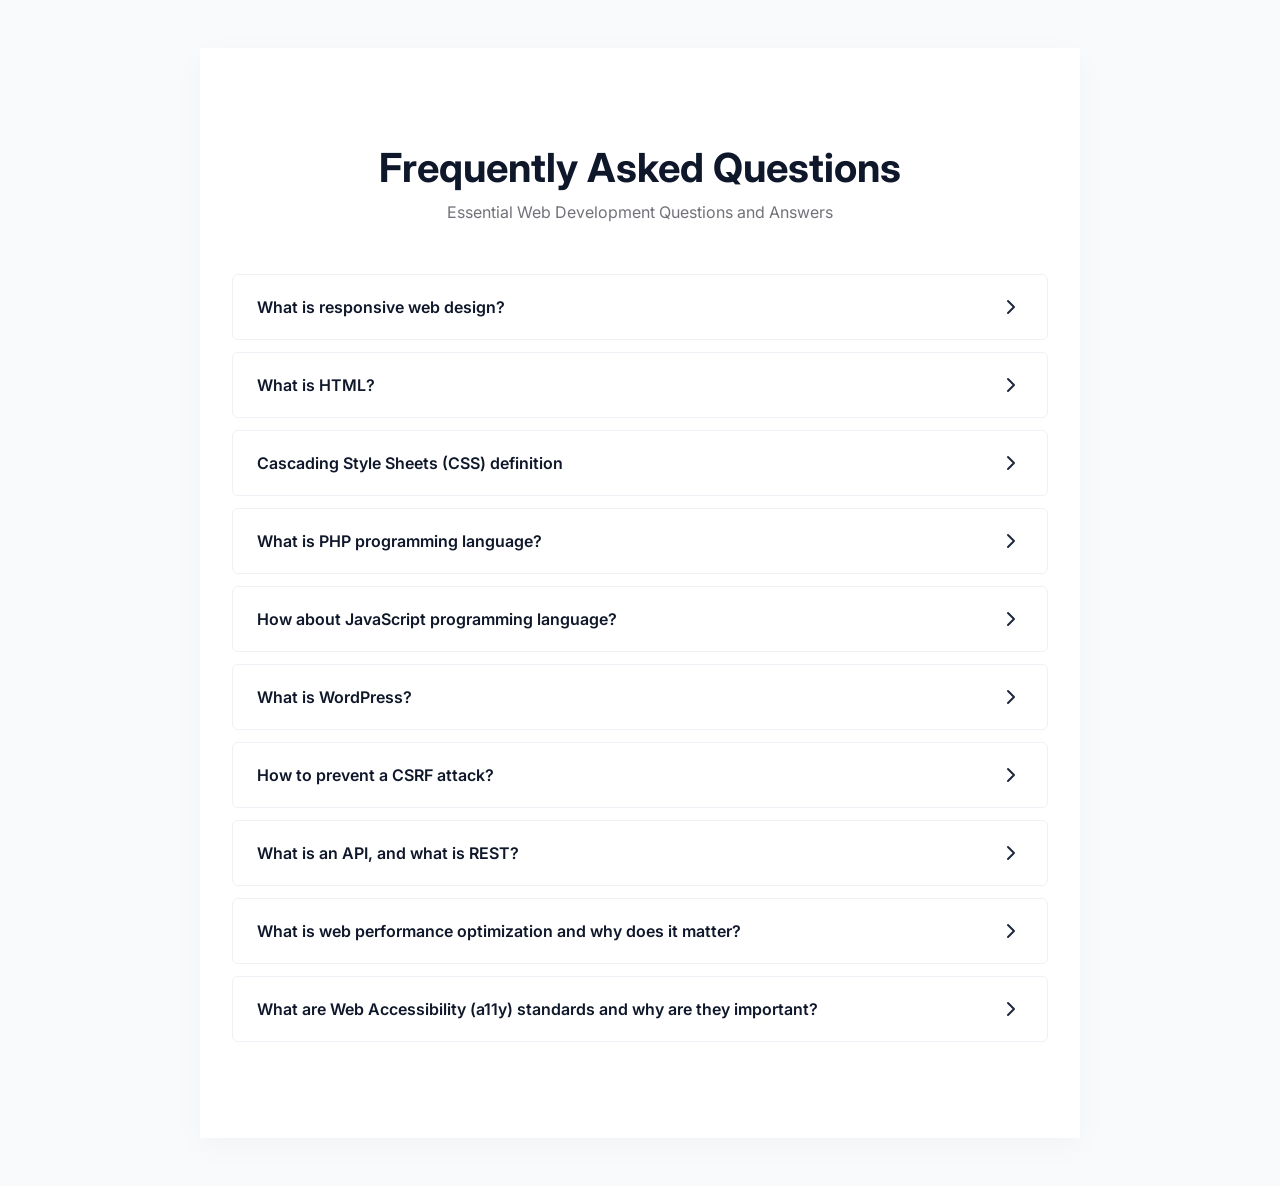
<file: accordion-26/acc1.html>
<!DOCTYPE html>
<html lang="ro">
<head>
	<meta charset="UTF-8">
	<meta name="viewport" content="width=device-width, initial-scale=1.0, viewport-fit=cover">
	<title>FAQ - Lorem Ipsum Style</title>
	<link href="https://fonts.googleapis.com/css2?family=Inter:wght@300;400;500;600;700&display=swap" rel="stylesheet">
	<style>
		:root {
			--bg-body: #f8fafc;
			--bg-card: #ffffff;
			--bg-card-hover: #FBFBFB;
			--text-main: #0f172a;
			--text-muted: #71717A;
			--border-color: #e2e8f0;
			--primary-highlight: #3b82f6;
			--transition-speed: 0.3s;
		}
		
		* {
			margin: 0;
			padding: 0;
			box-sizing: border-box;
		}
		
		html {
			overflow-y: scroll;
		}
		
		body {
			background: var(--bg-body);
			font-family: 'Inter', system-ui, sans-serif;
			color: var(--text-main);
			line-height: 1.6;
		}
		
		.faq-section {
			max-width: 880px;
			margin: 3rem auto;
			padding: 6rem 2rem;
			background: var(--bg-card);
			box-shadow: 0 8px 30px rgba(0, 0, 0, 0.03);
		}
		
		.faq-header {
			margin-bottom: 3rem;
			text-align: center;
		}
		
		.faq-header h2 {
			font-size: clamp(1.5rem, 4vw + 1rem, 2.5rem);
			line-height: 1.2;
			font-weight: 700;
			margin-bottom: 0.5rem;
		}

		
		.faq-header p {
			color: var(--text-muted);
		}
		
		.faq-list {
			display: flex;
			flex-direction: column;
			gap: 0.75rem;
		}
		
		.faq-item {
			background: var(--bg-card);
			border-radius: 6px;
			border: 1px solid #eef2f6;
			transition: border-color 0.2s, box-shadow 0.2s;
			overflow: hidden;
		}
		
		/* .faq-item.active, */
		.faq-item:hover {
			background: var(--bg-card-hover);
			/* box-shadow: 0 4px 12px rgba(0, 0, 0, 0.03); */
		}
		
		.faq-question {
			width: 100%;
			background: transparent;
			border: none;
			padding: 1.25rem 1.5rem;
			display: flex;
			justify-content: space-between;
			align-items: center;
			cursor: pointer;
			text-align: left;
			font-family: inherit;
		}
		
		.faq-question:focus-visible {
			outline: 2px solid var(--primary-highlight);
			outline-offset: -2px;
			border-radius: 1rem;
		}
		
		.question-text {
			font-weight: 600;
			font-size: 1rem;
			color: var(--text-main);
			padding-right: 1rem;
		}
		
		/* Icon styling using CSS Background Image (SVG) */
		.faq-icon {
			display: block;
			width: 24px;
			height: 24px;
			min-width: 24px; /* prevent shrinking */
			/* Chevron Right SVG URL-encoded */
			background-image: url("data:image/svg+xml,%3Csvg xmlns='http://www.w3.org/2000/svg' fill='none' viewBox='0 0 24 24' stroke='%231e293b' stroke-width='2' stroke-linecap='round' stroke-linejoin='round'%3E%3Cpolyline points='9 18 15 12 9 6'%3E%3C/polyline%3E%3C/svg%3E");
			background-repeat: no-repeat;
			background-position: center;
			transition: transform var(--transition-speed) ease;
		}
		
		/* Rotation for active state (Right -> Down = 90deg) */
		.faq-item.active .faq-icon {
			transform: rotate(90deg);
		}
		
		/* Modern Grid Animation for height */
		.faq-answer {
			display: grid;
			grid-template-rows: 0fr;
			/* transition: grid-template-rows var(--transition-speed) ease-out; */
			overflow: hidden;
			height: 0;
			color: var(--text-muted);
		}
		
		.faq-item.active .faq-answer {
			grid-template-rows: 1fr;
			height: auto;
		}
		
		.answer-inner {
			overflow: hidden;
			padding: 0rem 1.5rem 1.5rem;
		}
		
		.answer-inner p {
			margin-bottom: 1rem;
		}
		.answer-inner p:last-child {
			margin-bottom: 0;
		}
		
		@media (max-width: 640px) {
			.faq-section {
				padding-inline: 1rem;
			}
		}
	</style>
</head>
<body>

	<div class="faq-section">
		<div class="faq-header">
			<h2>Frequently Asked Questions</h2>
			<p>Essential Web Development Questions and Answers</p>
		</div>
		
		<div class="faq-list" id="faqContainer">
			<!-- Generated 5 Items for demo -->
			
			<div class="faq-item">
				<button class="faq-question" aria-expanded="false">
					<span class="question-text">What is responsive web design?</span>
					<span class="faq-icon"></span>
				</button>
				<div class="faq-answer">
					<div class="answer-inner">
						<p>Responsive web design is an approach that makes web pages render well on various devices and screen sizes by using flexible layouts, flexible images, and CSS media queries. Instead of creating separate mobile and desktop versions, responsive design uses a single codebase that adapts its layout and content based on the viewport size. Key techniques include fluid grids (using percentages instead of fixed pixels), flexible images (max-width: 100%), and media queries to apply different styles at specific breakpoints.</p>
					</div>
				</div>
			</div>
			
			<div class="faq-item">
				<button class="faq-question" aria-expanded="false">
					<span class="question-text">What is HTML?</span>
					<span class="faq-icon"></span>
				</button>
				<div class="faq-answer">
					<div class="answer-inner">
						<p><strong>HTML</strong> stands for <strong>Hyper Text Markup Language</strong>. HTML is the standard markup language for creating Web pages. HTML describes the structure of a Web page. HTML consists of a series of elements. HTML elements tell the browser how to display the content.</p>
					</div>
				</div>
			</div>
			
			<div class="faq-item">
				<button class="faq-question" aria-expanded="false">
					<span class="question-text">Cascading Style Sheets (CSS) definition</span>
					<span class="faq-icon"></span>
				</button>
				<div class="faq-answer">
					<div class="answer-inner">
						<p><strong>Cascading Style Sheets (CSS)</strong> is a style sheet language used for specifying the presentation and styling of a document written in a markup language, such as HTML or XML (including XML dialects such as SVG, MathML, or XHTML). CSS is a cornerstone technology of the World Wide Web, alongside HTML and JavaScript.</p>
						<p>CSS is a cornerstone technology of the World Wide Web, alongside HTML and JavaScript.</p>
					</div>
				</div>
			</div>
			
			<div class="faq-item">
				<button class="faq-question" aria-expanded="false">
					<span class="question-text">What is PHP programming language?</span>
					<span class="faq-icon"></span>
				</button>
				<div class="faq-answer">
					<div class="answer-inner">
						<p>PHP (short for Hypertext PreProcessor) is the most widely used open source and server-side scripting language. It is used to build the web apps of many tech giants like Facebook and to construct many CMS (Content Management systems) like WordPress, Drupal, Shopify, and WooCommerce.</p>
						<p>PHP is mainly used for web development and excels in this area. Though initially, developers used it to create dynamic web pages, they prefer to use this scripting language to build the server side of web applications. However, PHP is originally a general-purpose language, so it may have other implementations if needed. For example, it is possible to build desktop applications using PHP. Moreover, starting from version 5, PHP supports object-oriented programming offering a whole new set of capabilities.</p>
						<p>The versatility of this scripting language results from its excellent ability to combine with other programming languages.</p>
					</div>
				</div>
			</div>
			
			<div class="faq-item">
				<button class="faq-question" aria-expanded="false">
					<span class="question-text">How about JavaScript programming language?</span>
					<span class="faq-icon"></span>
				</button>
				<div class="faq-answer">
					<div class="answer-inner">
						<p>JavaScript is a text-based programming language used both on the client-side and server-side that allows you to make web pages interactive. Where HTML and CSS are languages that give structure and style to web pages, JavaScript gives web pages interactive elements that engage a user. Incorporating JavaScript improves the user experience of the web page by converting it from a static page into an interactive one. To recap, JavaScript adds behavior to web pages.</p>
						<p>JavaScript is most known as a web-based language because it's native to the web browser. The web browser can naturally understand the language, like how a native English speaker can naturally understand English. JavaScript is versatile for various applications, such as software, hardware controls and servers.</p>
						<p>Developers use JavaScript to build complex interactive websites and browser games and to connect servers to websites and web applications. Because of this versatility, it's easy to see why this language is the world's most commonly used programming language.</p>
					</div>
				</div>
			</div>
			
			<div class="faq-item">
				<button class="faq-question" aria-expanded="false">
					<span class="question-text">What is WordPress?</span>
					<span class="faq-icon"></span>
				</button>
				<div class="faq-answer">
					<div class="answer-inner">
						<p>Introduced in 2003, <strong>WordPress</strong> today is an extremely popular, open source content management platform used for creating websites, blog sites and even apps. Approximately 30% of the web uses WordPress.</p>
						<p><strong>WordPress</strong> offers several important benefits for both content creators and IT administrators. For example, it provides a high degree of flexibility without requiring extensive design or development work. It’s also simple to use and manage. And importantly, WordPress supports various deployment scenarios so you can integrate this platform into your environment according to your architectural preferences.</p>
					</div>
				</div>
			</div>
			
			
			<div class="faq-item">
				<button class="faq-question" aria-expanded="false">
					<span class="question-text">How to prevent a CSRF attack?</span>
					<span class="faq-icon"></span>
				</button>
				<div class="faq-answer">
					<div class="answer-inner">
						<p>The best defense against a CSRF attack is to equip applications with a way to distinguish between legitimate and forged HTTP requests. One of the most effective ways is to change the way that applications manage cookies and CSRF tokens. Most of today's applications have built-in CSRF token defenses that help avert the risk of an application attack. However, as they are built-in, these defenses must be constantly configured to provide the strongest line of defense.</p>
					</div>
				</div>
			</div>
			
			<div class="faq-item">
				<button class="faq-question" aria-expanded="false">
					<span class="question-text">What is an API, and what is REST?</span>
					<span class="faq-icon"></span>
				</button>
				<div class="faq-answer">
					<div class="answer-inner">
						<p><strong>An API (Application Programming Interface)</strong> is a set of rules and protocols that allows different software applications to communicate with each other, defining how requests and responses should be structured. <strong>REST (Representational State Transfer)</strong> is an architectural style for designing networked applications, typically using HTTP methods (GET, POST, PUT, DELETE) to perform CRUD operations on resources identified by URLs. RESTful APIs are stateless, use standard HTTP methods, return data in formats like JSON, and are widely adopted for web services due to their simplicity and scalability.</p>
					</div>
				</div>
			</div>
			
			<div class="faq-item">
				<button class="faq-question" aria-expanded="false">
					<span class="question-text">What is web performance optimization and why does it matter?</span>
					<span class="faq-icon"></span>
				</button>
				<div class="faq-answer">
					<div class="answer-inner">
						<p>Web performance optimisation involves techniques to make websites load faster and run more smoothly, directly impacting user experience, engagement, and search rankings. Slow sites lead to higher bounce rates, lower conversions, and poor SEO. Key metrics include First Contentful Paint, Largest Contentful Paint, Time to Interactive, and Cumulative Layout Shift. Optimisation strategies include minimising HTTP requests, compressing assets, lazy loading, using CDNs, optimising images, code splitting, caching, and reducing JavaScript execution time.</p>
					</div>
				</div>
			</div>
			
			<div class="faq-item">
				<button class="faq-question" aria-expanded="false">
					<span class="question-text">What are Web Accessibility (a11y) standards and why are they important?</span>
					<span class="faq-icon"></span>
				</button>
				<div class="faq-answer">
					<div class="answer-inner">
						<p><strong>Web accessibility</strong> ensures websites are usable by everyone, including people with disabilities (visual, auditory, motor, and cognitive). WCAG (Web Content Accessibility Guidelines) provides standards organised around four principles: Perceivable (information presentable to all users), Operable (interface navigable by all), Understandable (information and operation clear), and Robust (compatible with assistive technologies). Key practices include semantic HTML, keyboard navigation, ARIA labels, colour contrast, alt text for images, and captions for videos. Accessibility is both a legal requirement in many jurisdictions and an ethical obligation that also improves overall user experience and SEO.</p>
					</div>
				</div>
			</div>
			
		</div>
	</div>
	
	<script>
		document.addEventListener('DOMContentLoaded', () => {
			const faqContainer = document.getElementById('faqContainer');
			
			// Event Delegation: One listener for the whole list
			faqContainer.addEventListener('click', (e) => {
				// Find the closest button if clicked inside
				const button = e.target.closest('.faq-question');
				
				if (!button) return; // Clicked outside a button
				
				const item = button.closest('.faq-item');
				const isExpanded = item.classList.contains('active');
				
				// Optional: Close others (Accordian behavior)
				// Uncomment the lines below if you want only one open at a time
				/*
				const allItems = faqContainer.querySelectorAll('.faq-item');
				allItems.forEach(i => {
					if (i !== item) {
						i.classList.remove('active');
						i.querySelector('.faq-question').setAttribute('aria-expanded', 'false');
					}
				});
				*/
				
				// Toggle current
				if (isExpanded) {
					item.classList.remove('active');
					button.setAttribute('aria-expanded', 'false');
				} else {
					item.classList.add('active');
					button.setAttribute('aria-expanded', 'true');
				}
			});
		});
	</script>
</body>
</html>
</file>
<file: menu-accesibil/style.css>
/**
 * Stiluri Meniu DesignKZN
 * Structură: Desktop-first cu un singur Media Query de mobil la final.
 */

:root {
	--kzn-bg: #ffffff;
	--kzn-text: #1a1a1a;
	--kzn-accent: #4091f7;
	--kzn-gray: #f5f5f7;
	--kzn-transition: all 0.3s ease;

	/* Iconițe */
	--kzn-icon-arrow: url("data:image/svg+xml,%3Csvg xmlns='http://www.w3.org/2000/svg' width='24' height='24' viewBox='0 0 24 24' fill='none' stroke='%231a1a1a' stroke-width='2' stroke-linecap='round' stroke-linejoin='round'%3E%3Cpath d='m6 9 6 6 6-6'/%3E%3C/svg%3E");
	--kzn-icon-menu: url("data:image/svg+xml,%3Csvg xmlns='http://www.w3.org/2000/svg' width='24' height='24' viewBox='0 0 24 24' fill='none' stroke='%231a1a1a' stroke-width='2' stroke-linecap='round' stroke-linejoin='round'%3E%3Cline x1='4' x2='20' y1='12' y2='12'/%3E%3Cline x1='4' x2='20' y1='6' y2='6'/%3E%3Cline x1='4' x2='20' y1='18' y2='18'/%3E%3C/svg%3E");
	--kzn-icon-x: url("data:image/svg+xml,%3Csvg xmlns='http://www.w3.org/2000/svg' width='24' height='24' viewBox='0 0 24 24' fill='none' stroke='%231a1a1a' stroke-width='2' stroke-linecap='round' stroke-linejoin='round'%3E%3Cpath d='M18 6 6 18'/%3E%3Cpath d='m6 6 12 12'/%3E%3C/svg%3E");
}

*, *::before, *::after {
	box-sizing: border-box;
}

body {
	margin: 0;
	font-family: -apple-system, BlinkMacSystemFont, "Segoe UI", Roboto, sans-serif;
	background-color: #fafafa;
}

/* Fix pentru Clipping: ridicăm header-ul când meniul mobil e deschis */
body.kzn-menu-open .kzn-header {
	z-index: 2000;
	transform: none !important;
	backdrop-filter: none !important;
	-webkit-backdrop-filter: none !important;
}

/* Header & Navigație Desktop */
.kzn-header {
	background: var(--kzn-bg);
	padding: 0 20px;
	height: 80px;
	display: flex;
	align-items: center;
	position: sticky;
	top: 0;
	z-index: 901;
	transition: transform 0.3s ease, background-color 0.3s ease, backdrop-filter 0.3s ease, box-shadow 0.3s ease;
}

.kzn-header.kzn-header-scrolled {
	background-color: rgba(255, 255, 255, 0.8);
	backdrop-filter: blur(10px);
	-webkit-backdrop-filter: blur(10px);
	box-shadow: 0 4px 20px rgba(0, 0, 0, 0.05);
	border-bottom: 1px solid rgba(0, 0, 0, 0.05);
}

.kzn-header-hidden {
	transform: translateY(-100%);
}

.kzn-container {
	width: 100%;
	max-width: 1200px;
	margin: 0 auto;
	display: flex;
	justify-content: space-between;
	align-items: center;
}

.kzn-logo a {
	text-decoration: none;
	color: var(--kzn-text);
	font-weight: 600;
	font-size: 1.5rem;
}

.kzn-logo span { color: var(--kzn-accent); }

/* Meniu Desktop */
.kzn-menu-list {
	list-style: none;
	margin: 0;
	padding: 0;
	display: flex;
	gap: 30px;
}

.kzn-menu-item { position: relative; }

.kzn-menu-link {
	text-decoration: none;
	color: var(--kzn-text);
	font-weight: 500;
	padding: 30px 0;
	display: block;
	transition: var(--kzn-transition);
}

.kzn-menu-link:hover, 
.current-menu-item > .kzn-menu-link { color: var(--kzn-accent); }

.current-menu-item > .kzn-menu-link { position: relative; }
.current-menu-item > .kzn-menu-link::before {
	content: "";	
}

/* Submeniu Desktop */
.kzn-submenu {
	position: absolute;
	top: 100%;
	left: 0;
	background: var(--kzn-bg);
	min-width: 220px;
	list-style: none;
	padding: 10px 0;
	margin: 0;
	box-shadow: 0 10px 30px rgba(0,0,0,0.08);
	border-radius: 8px;
	opacity: 0;
	visibility: hidden;
	transform: translateY(10px);
	transition: var(--kzn-transition);
}

.kzn-menu-item:hover .kzn-submenu {
	opacity: 1;
	visibility: visible;
	transform: translateY(0);
}

.kzn-submenu a {
	display: block;
	padding: 12px 20px;
	text-decoration: none;
	color: var(--kzn-text);
}

.kzn-submenu a:hover { background: var(--kzn-gray); color: var(--kzn-accent); }

/* Săgeată Desktop */
.has-submenu > .kzn-menu-link { position: relative; padding-right: 25px; }
.has-submenu > .kzn-menu-link::after {
	content: "";
	position: absolute;
	right: 5px;
	top: 50%;
	width: 18px;
	height: 18px;
	transform: translateY(-50%);
	background: var(--kzn-icon-arrow) no-repeat center / contain;
	transition: transform 0.3s ease;
}

.kzn-menu-item:hover > .kzn-menu-link::after { transform: translateY(-50%) rotate(180deg); }

/* Ascundem butoanele de mobil pe desktop */
.kzn-icon-hamburger, .kzn-icon-close { display: none; }

/* ==========================================================================
   MODUL MOBIL (Singurul Media Query)
   ========================================================================== */
@media (max-width: 840px) {
	.kzn-icon-hamburger, .kzn-icon-close {
		display: block;
		background-color: transparent;
		background-repeat: no-repeat;
		background-position: center right;
		background-size: 24px;
		border: none;
		width: 44px;
		height: 44px;
	}

	.kzn-icon-hamburger { background-image: var(--kzn-icon-menu); }
	.kzn-icon-close { background-image: var(--kzn-icon-x); }

	.kzn-nav {
		position: fixed;
		top: 0;
		right: -100%;
		width: 300px;
		max-width: 100%;
		height: 100dvh;
		background: var(--kzn-bg);
		z-index: 2001;
		transition: var(--kzn-transition);
		padding: 20px;
		overflow-y: auto;
		box-shadow: -5px 0 15px rgba(0,0,0,0.05);
	}

	.kzn-nav.is-active { right: 0; }

	.kzn-nav-mobile-header { display: flex; justify-content: flex-end; margin-bottom: 20px; }

	.kzn-menu-list { flex-direction: column; gap: 0; }

	.kzn-menu-link { padding: 18px 0; border-bottom: 1px solid var(--kzn-gray); }

	/* Reset submeniu mobil */
	.kzn-submenu {
		display: none;
		position: static;
		opacity: 1;
		visibility: visible;
		box-shadow: none;
		transform: none;
		background: #fafafa;
		padding: 0;
	}

	.kzn-menu-item.is-open > .kzn-submenu { display: block; }
	
	.kzn-submenu a { padding: 16px 20px; border-bottom: 1px solid rgba(0,0,0,0.05); }

	.has-submenu.is-open > .kzn-menu-link::after { transform: translateY(-50%) rotate(180deg); }

	/* Stil Activ Mobil */
	.current-menu-item > .kzn-menu-link {
	}
	.current-menu-item > .kzn-menu-link::before { display: none; }

	.kzn-overlay {
		position: fixed;
		top: 0;
		left: 0;
		width: 100%;
		height: 100%;
		background: rgba(0,0,0,0.4);
		z-index: 1050;
		opacity: 0;
		visibility: hidden;
		transition: var(--kzn-transition);
	}

	.kzn-overlay.is-active { opacity: 1; visibility: visible; }
}
</file>
